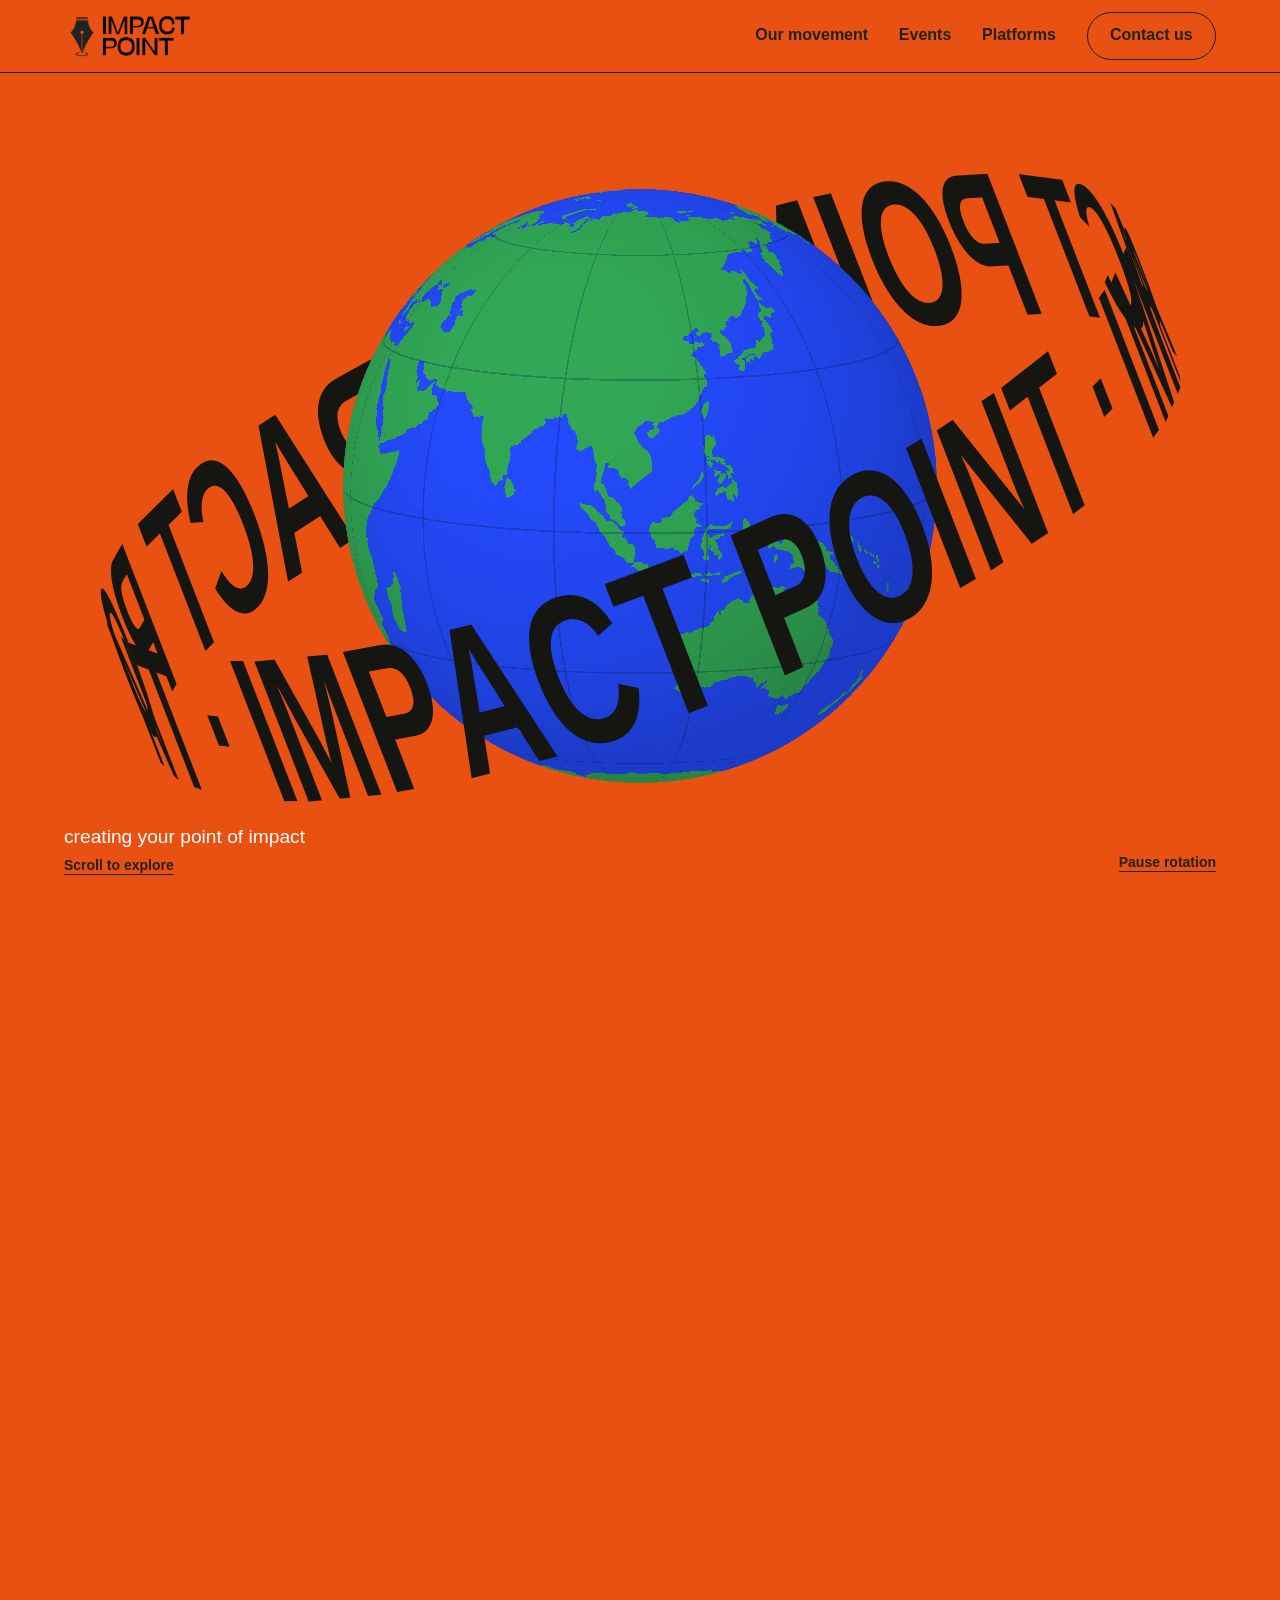
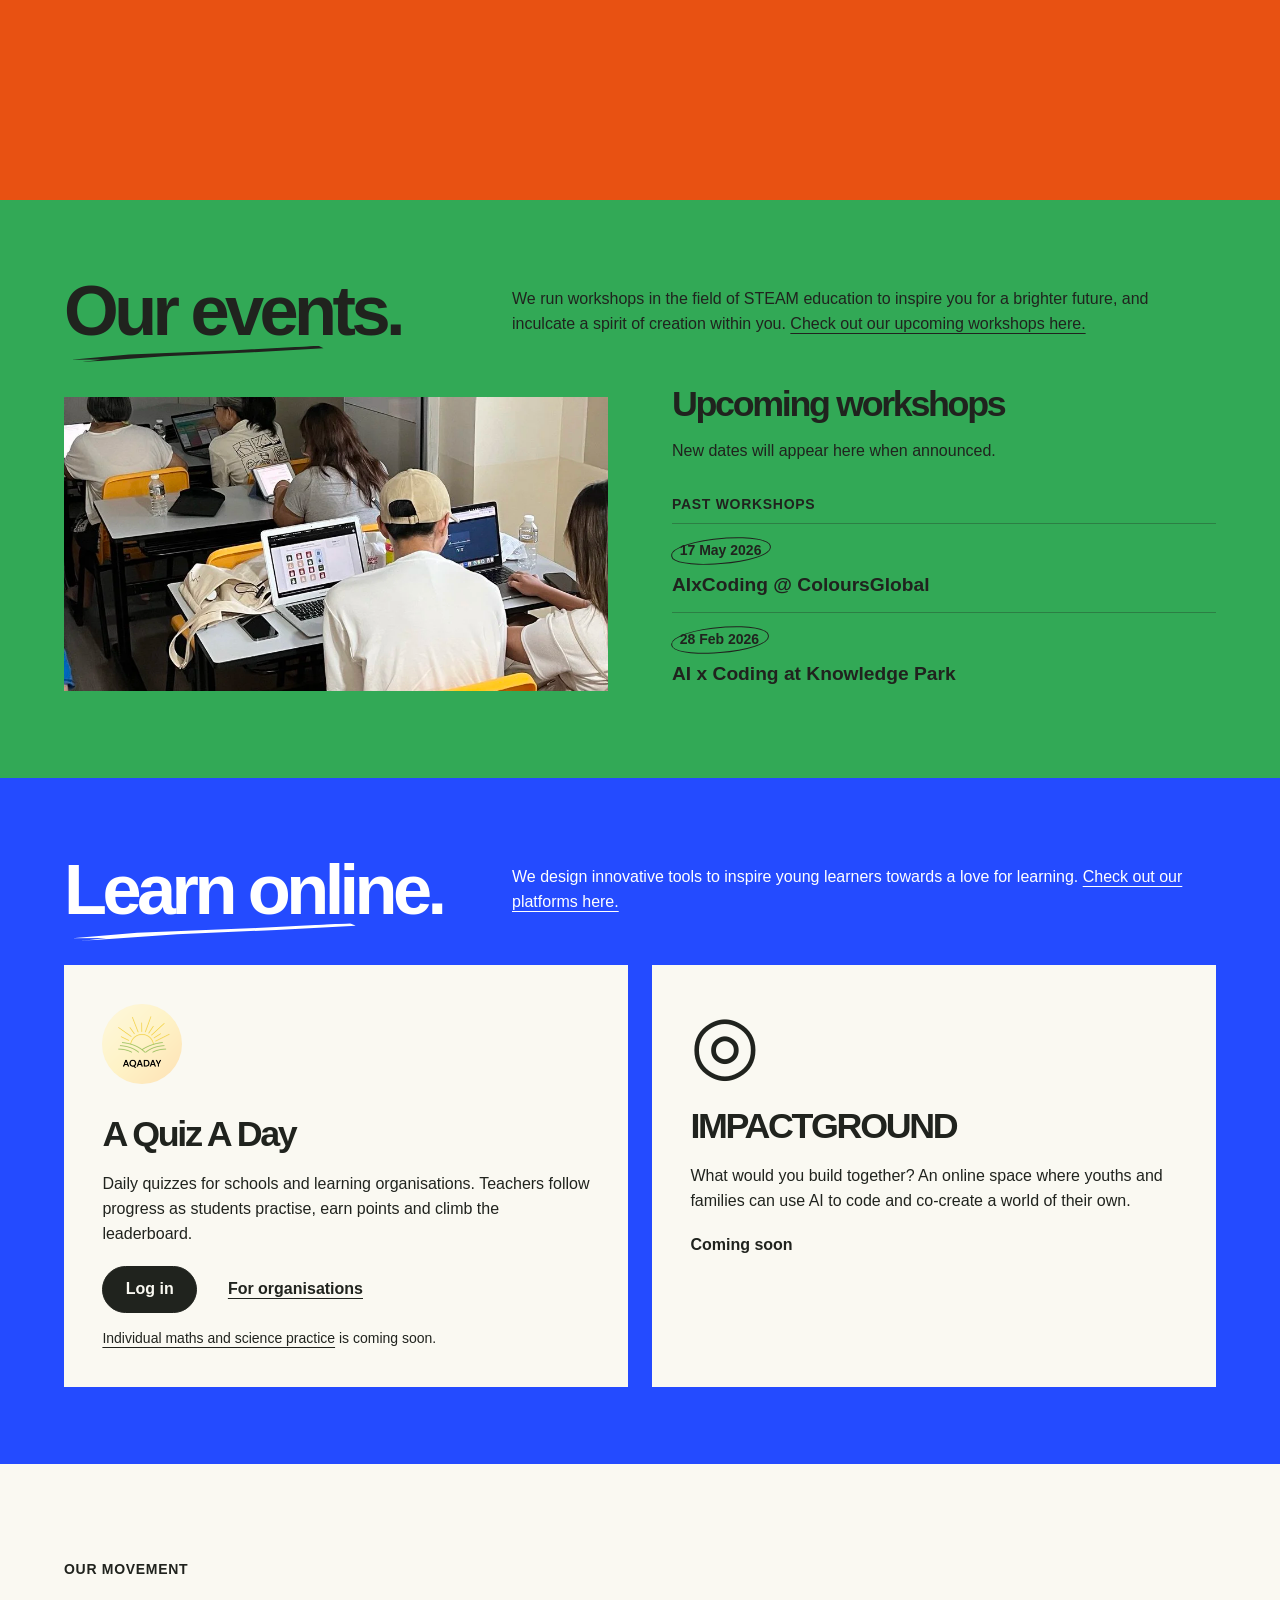
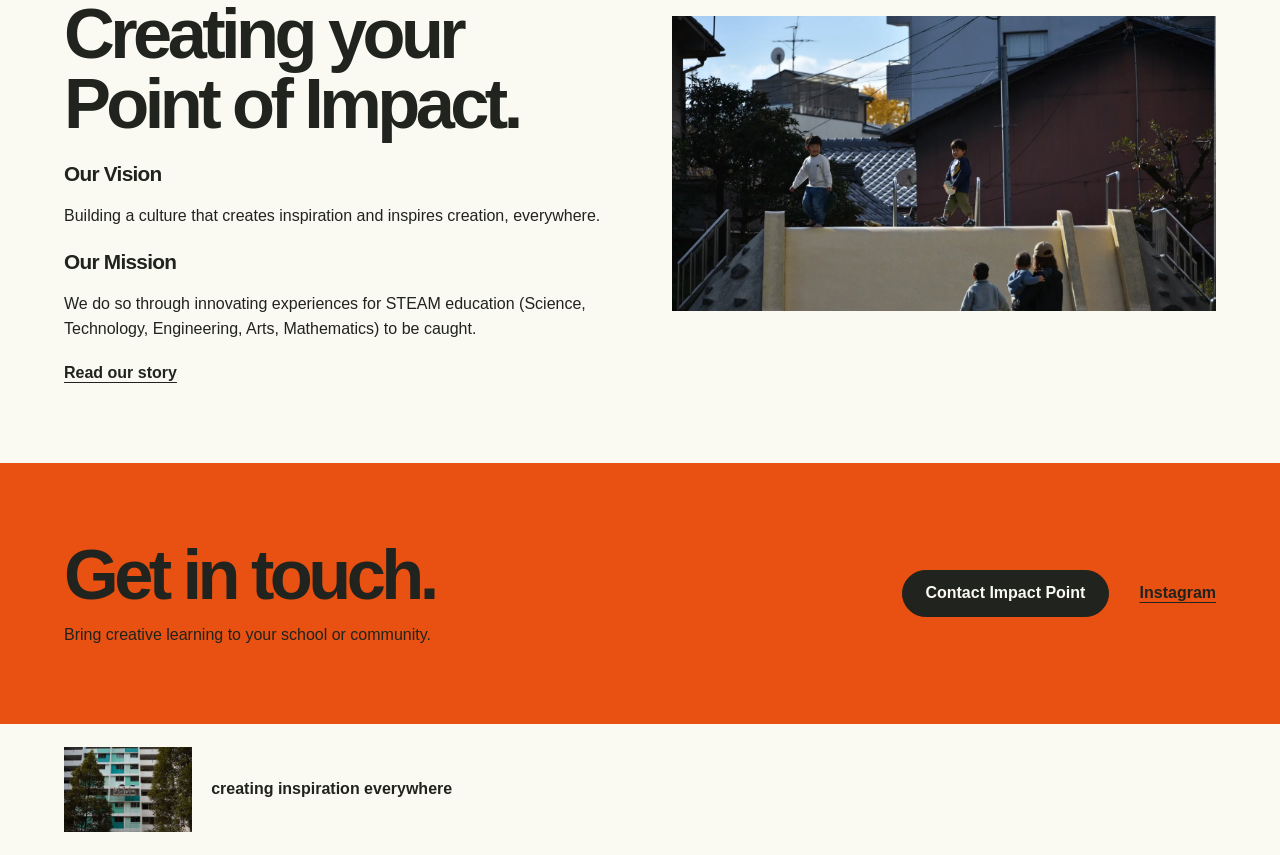
<file: index.html>
<!doctype html>
<html lang="en-SG">
<head>
<meta charset="utf-8"><meta name="viewport" content="width=device-width, initial-scale=1">
<title>Impact Point · Learning beyond the classroom</title>
<meta name="description" content="An alternative-education movement in Singapore. Explore creative STEAM workshops and everyday learning with Impact Point.">
<link rel="stylesheet" href="style.css?v=13">
</head>
<body>
<a class="skip" href="#main">Skip to content</a>
<header><a href="#main" aria-label="Impact Point homepage"><img class="logo" src="assets/logo.webp" alt="Impact Point"></a>
<nav aria-label="Main navigation"><a href="movement.html">Our movement</a><a href="events.html">Events</a><a href="platforms.html">Platforms</a><a href="contact.html" class="contact">Contact us</a></nav></header>
<main id="main">
<div class="opening">
  <section class="hero" aria-labelledby="hero-title">
    <h1 id="hero-title">IMPACT POINT</h1>
    <div class="planet-stage" aria-hidden="true">
      <canvas class="orbit-back"></canvas>
      <div class="earth"><img src="assets/earth.webp" alt=""><canvas class="earth-live"></canvas></div>
      <canvas class="orbit-front"></canvas>
    </div>
    <div class="hero-caption"><p>creating your point of impact</p><a href="#events">Scroll to explore</a></div>
    <button class="motion" type="button" hidden>Pause rotation</button>
  </section>
</div>
<section class="section" id="events"><div class="section-title"><h2>Our events<span>.</span></h2><p>We run workshops in the field of STEAM education to inspire you for a brighter future, and inculcate a spirit of creation within you. <a href="events.html">Check out our upcoming workshops here.</a></p></div>
<div class="events-grid"><div class="photo-window"><img class="workshop" src="assets/workshop.webp" alt="Participants working on laptops at an Impact Point workshop"></div><div><h3>Upcoming workshops</h3><p>New dates will appear here when announced.</p><h4>Past workshops</h4>
<a class="event" href="coloursglobal.html"><time datetime="2026-05-17">17 May 2026</time><strong>AIxCoding @ ColoursGlobal</strong></a>
<a class="event" href="knowledge-park.html"><time datetime="2026-02-28">28 Feb 2026</time><strong>AI x Coding at Knowledge Park</strong></a></div></div></section>
<section class="section platforms" id="platforms"><div class="section-title"><h2>Learn online<span>.</span></h2><p>We design innovative tools to inspire young learners towards a love for learning. <a href="platforms.html">Check out our platforms here.</a></p></div>
<div class="platforms-grid"><article><img src="assets/aqaday.webp" alt="" width="80" height="80"><h3>A Quiz A Day</h3><p>Daily quizzes for schools and learning organisations. Teachers follow progress as students practise, earn points and climb the leaderboard.</p><div class="actions"><a class="button" href="https://aqaday.sg/">Log in</a><a class="textlink" href="aqaday.html">For organisations</a></div><p class="small"><a href="solo.html">Individual maths and science practice</a> is coming soon.</p></article>
<article class="ground"><div class="world" aria-hidden="true">◎</div><h3>IMPACTGROUND</h3><p>What would you build together? An online space where youths and families can use AI to code and co-create a world of their own.</p><strong>Coming soon</strong></article></div></section>
<section class="section movement" id="movement"><div><p class="kicker">Our movement</p><h2>Creating your<br><em>Point of Impact.</em></h2><h3>Our Vision</h3><p>Building a culture that creates inspiration and inspires creation, everywhere.</p><h3>Our Mission</h3><p>We do so through innovating experiences for STEAM education (Science, Technology, Engineering, Arts, Mathematics) to be caught.</p><a class="textlink" href="movement.html">Read our story</a></div><img src="assets/neighbourhood.webp" loading="lazy" alt="Young people on a neighbourhood staircase"></section>
</main><footer id="contact"><div><h2>Get in touch.</h2><p>Bring creative learning to your school or community.</p></div><div class="actions"><a class="button" href="contact.html">Contact Impact Point</a><a class="textlink" href="https://www.instagram.com/impactpoint.sg/">Instagram</a></div></footer><div class="home-signoff"><img src="assets/block.webp" alt="A turquoise housing block framed by trees"><p>creating inspiration everywhere</p></div>
<script src="assets/world-map.js" defer></script>
<script src="hero.js?v=11" defer></script>
</body>
</html>
</file>
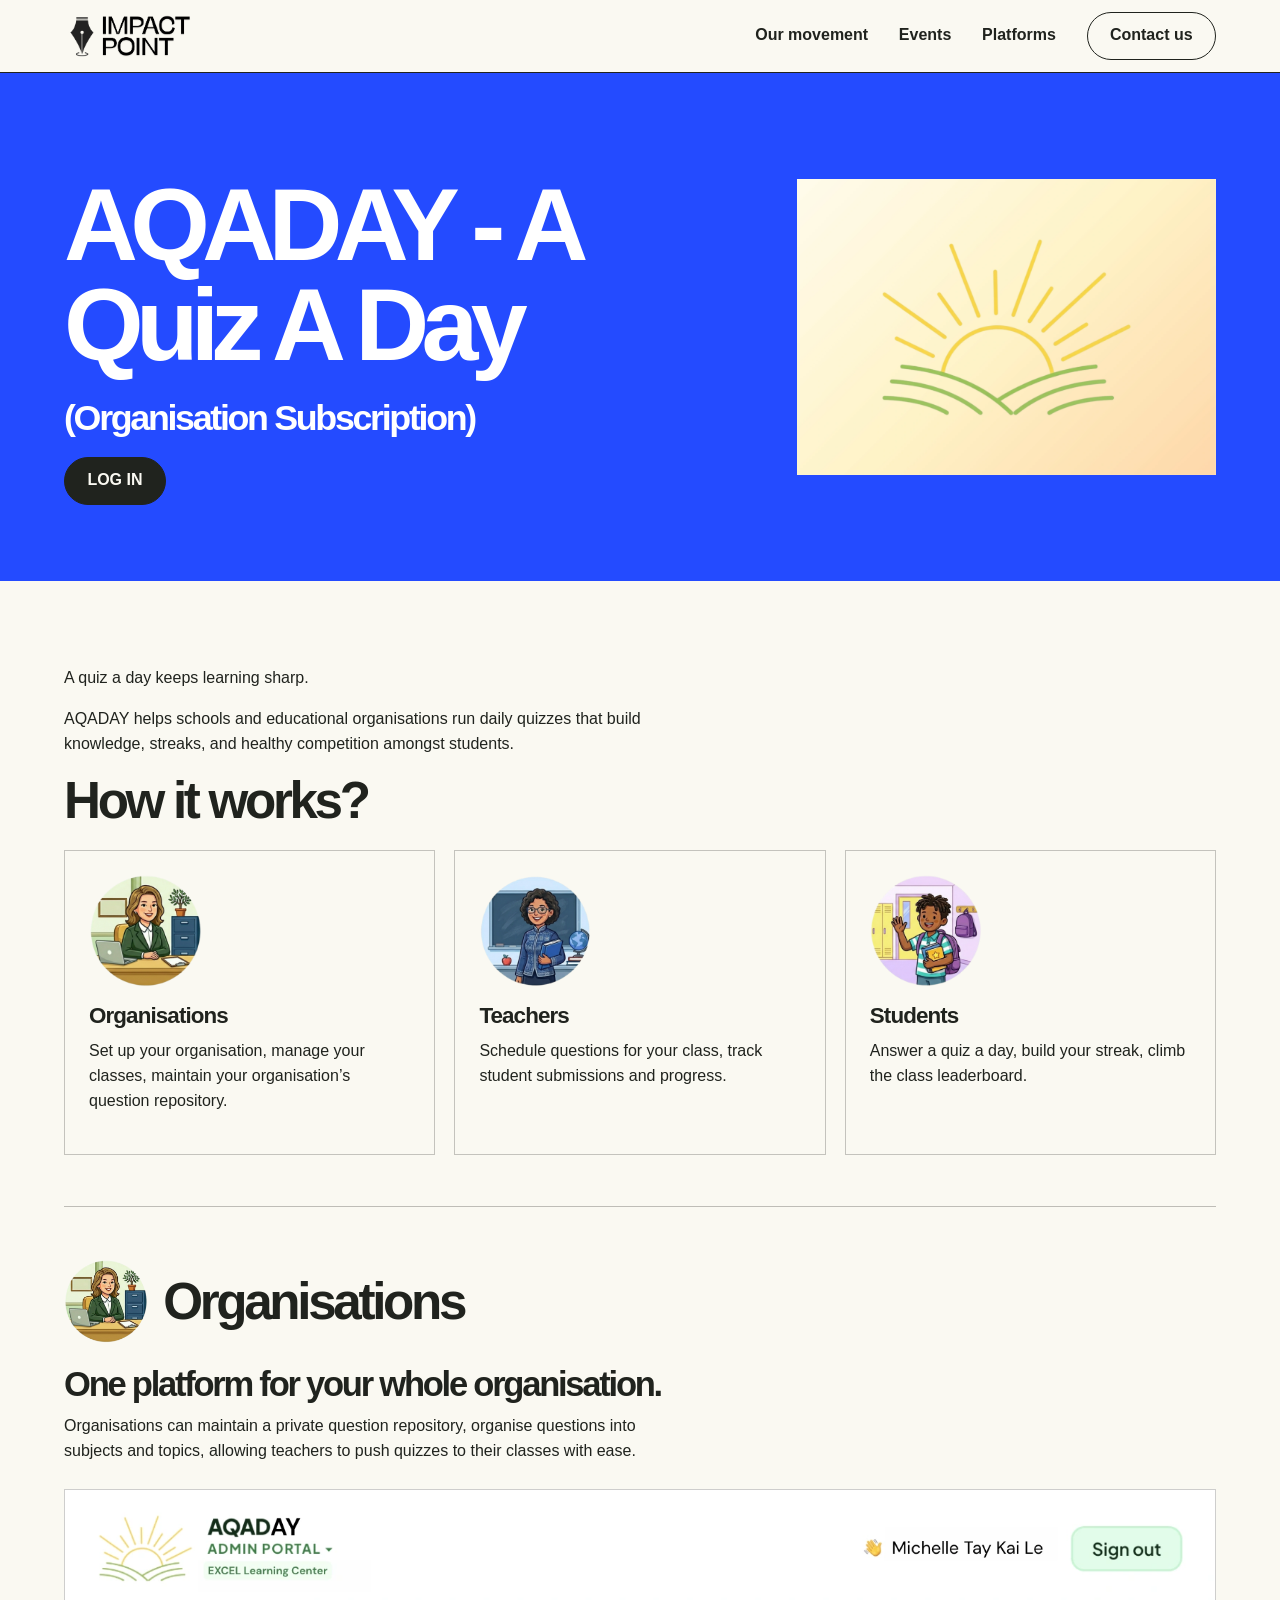
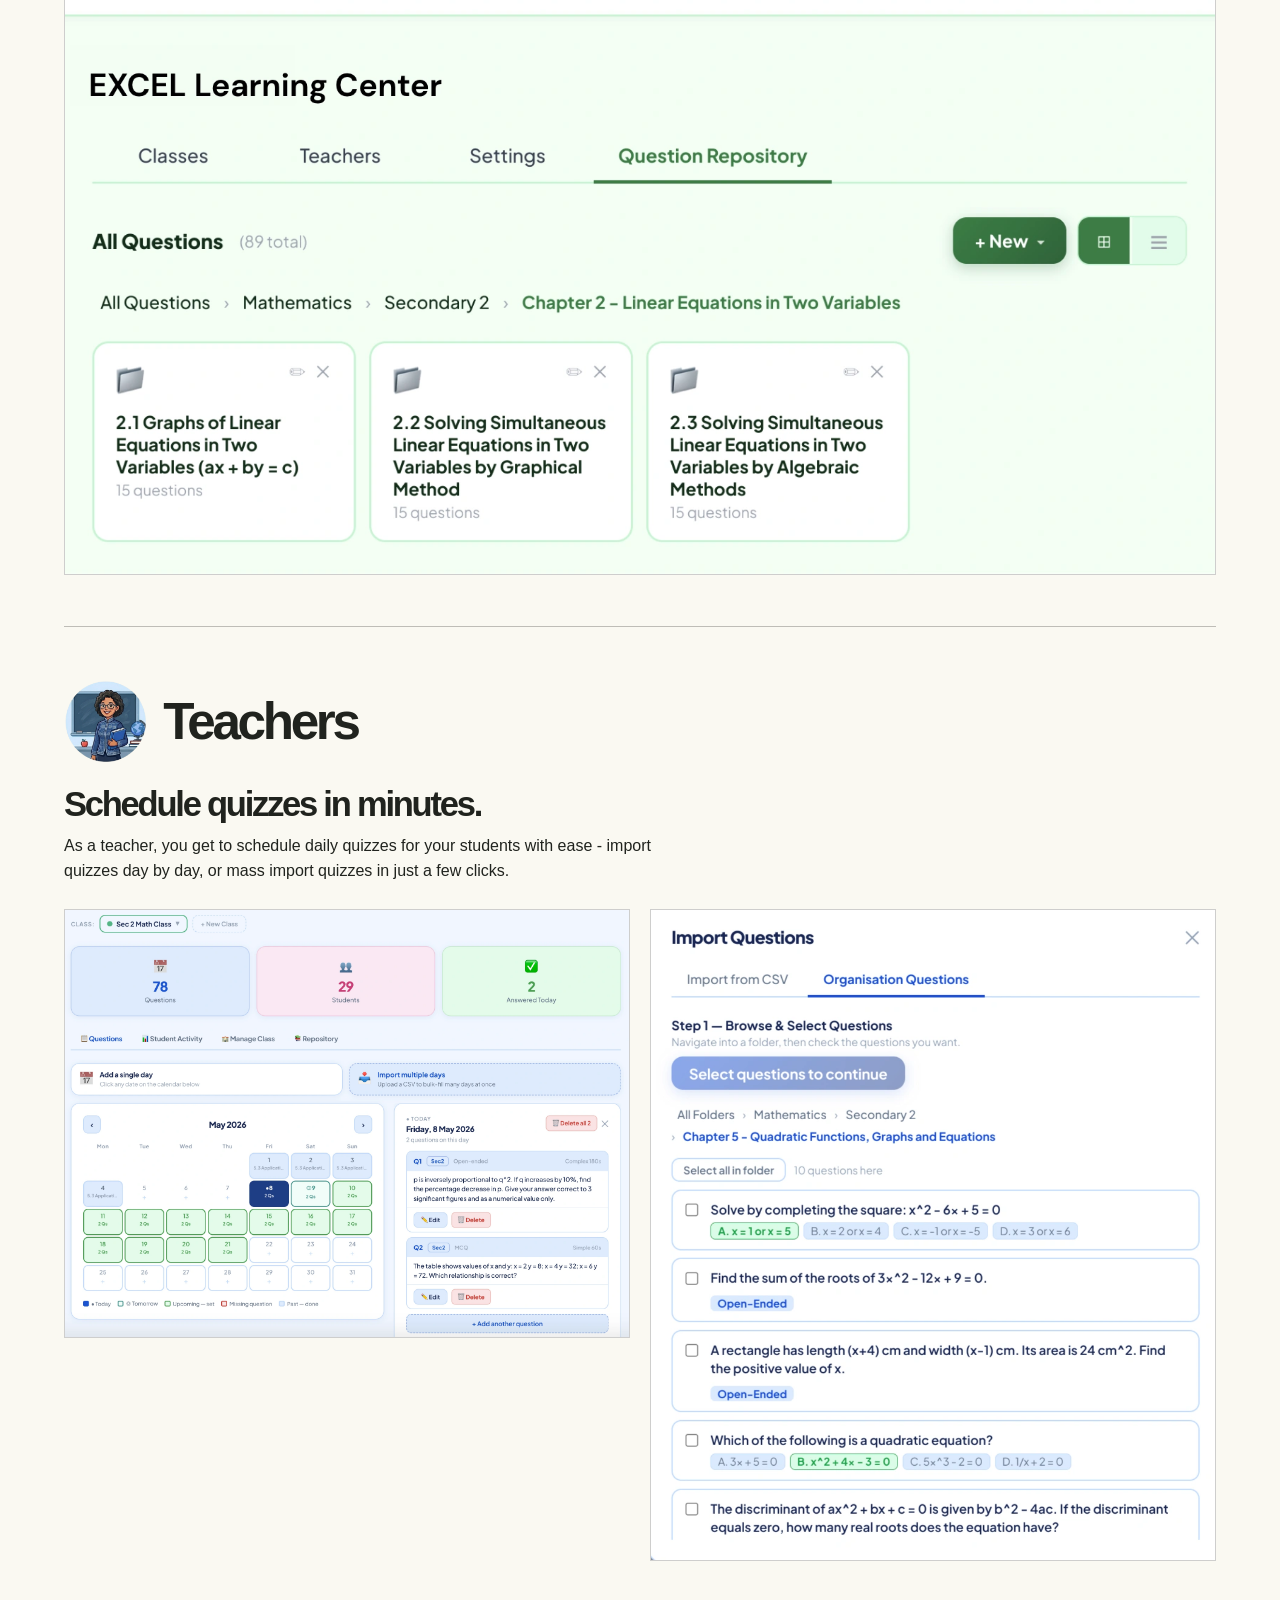
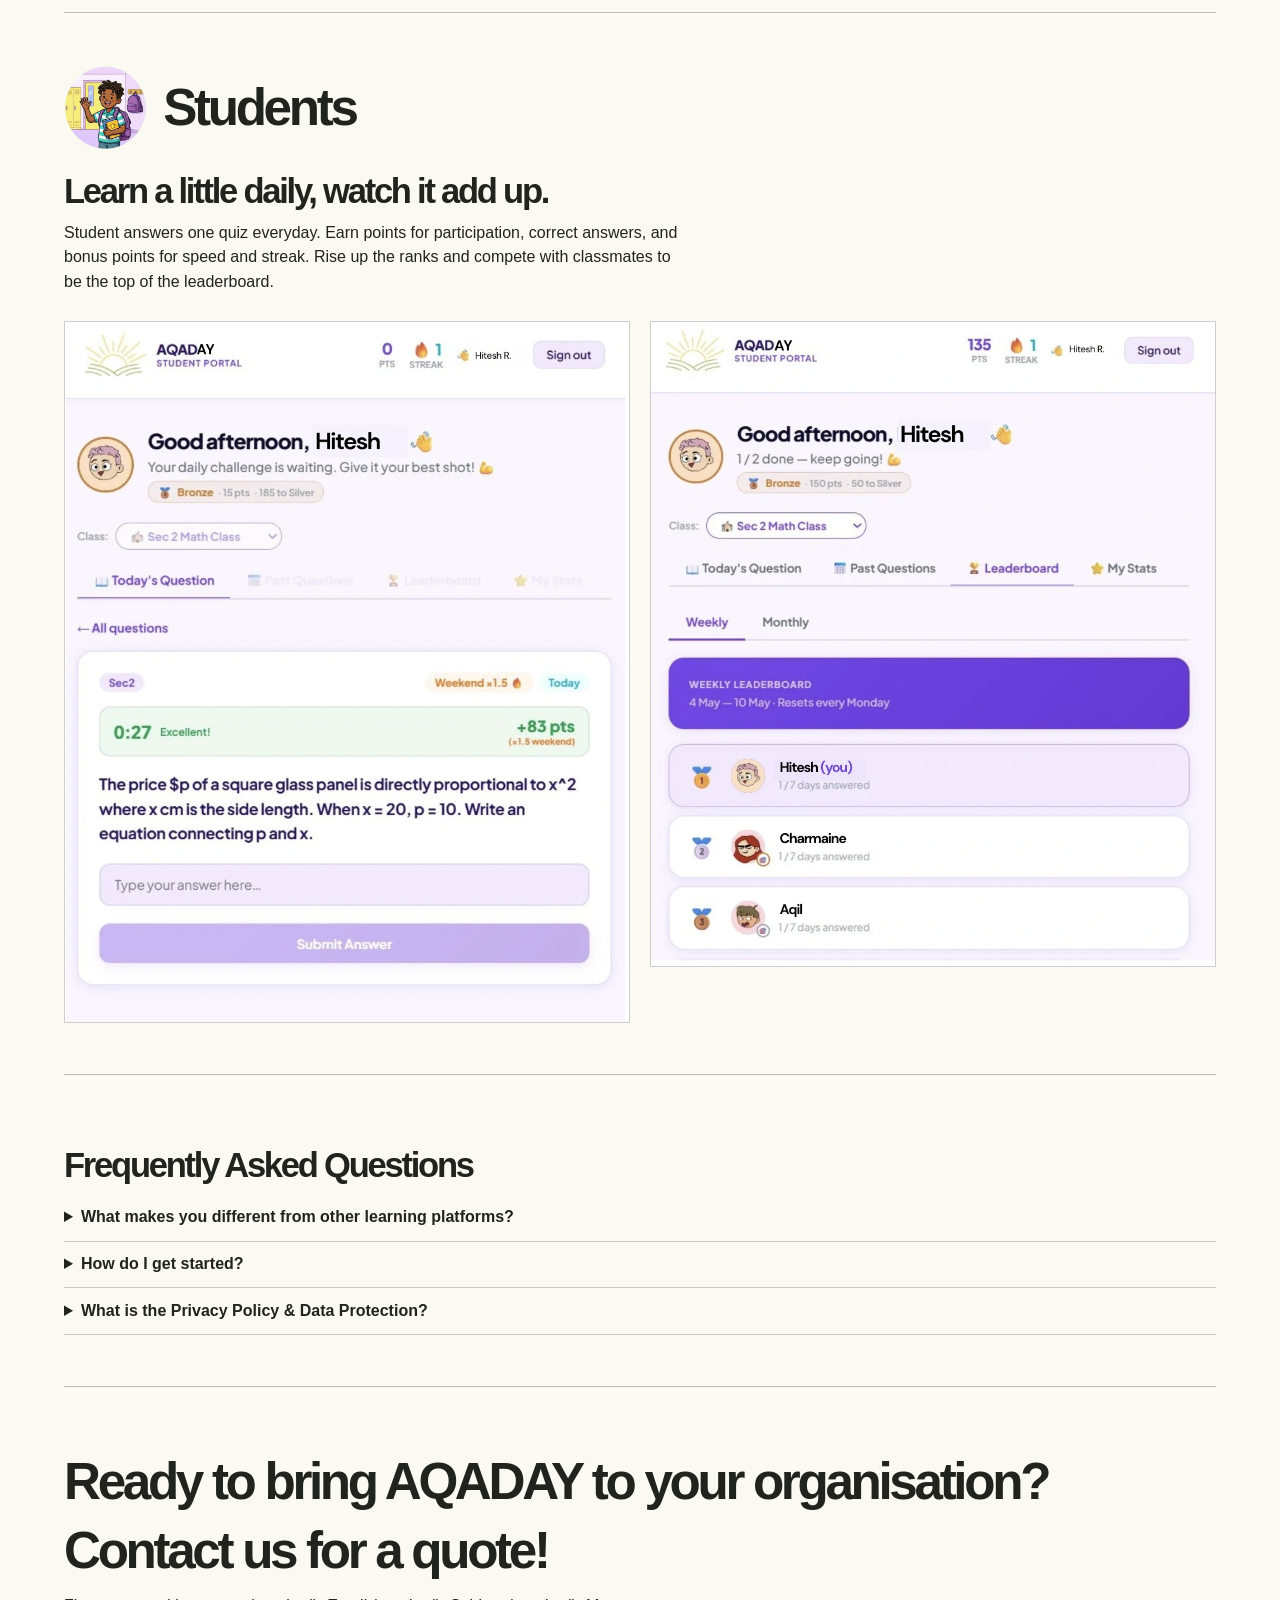
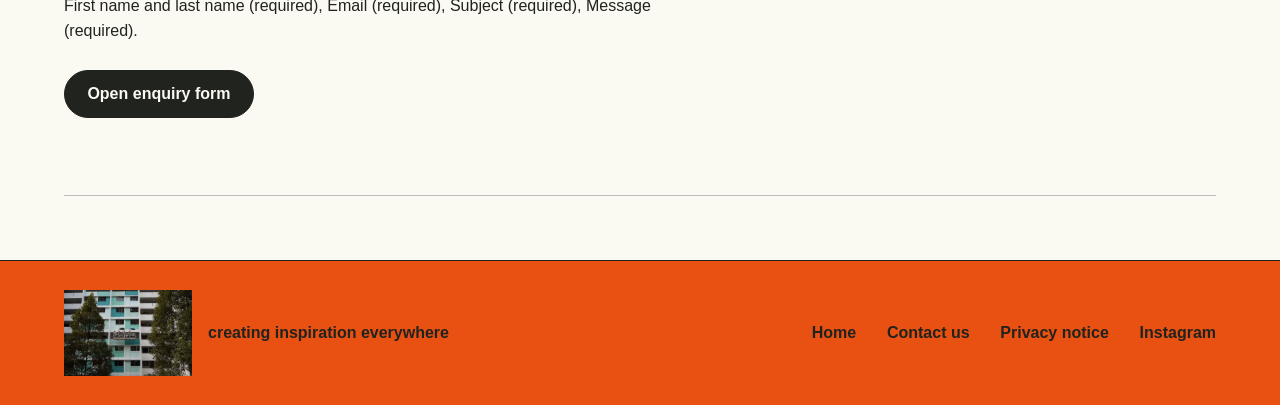
<file: aqaday.html>
<!doctype html>
<html lang="en-SG"><head><meta charset="utf-8"><meta name="viewport" content="width=device-width, initial-scale=1"><title>AQADAY (Organisation) · Impact Point</title><link rel="stylesheet" href="style.css?v=13"></head>
<body class="inside blue-page"><a class="skip" href="#main">Skip to content</a><header><a href="index.html" aria-label="Impact Point homepage"><img class="logo" src="assets/logo.webp" alt="Impact Point"></a>
<nav aria-label="Main navigation"><a href="movement.html">Our movement</a><a href="events.html">Events</a><a href="platforms.html">Platforms</a><a href="contact.html" class="contact">Contact us</a></nav></header>
<main id="main"><div class="inner-intro"><div><h1>AQADAY - A Quiz A Day</h1><h2>(Organisation Subscription)</h2><a class="button" href="https://aqaday.sg">LOG IN</a></div><a class="original-image" href="assets/original/impact-point-logo-a2-landscape-1-3844ad.webp" aria-label="Open full-size image: AQADAY (Organisation)"><img src="assets/original/impact-point-logo-a2-landscape-1-3844ad.webp" alt="AQADAY (Organisation)" loading="lazy"></a></div><div class="inner-content"><section class="source-panel "><p>A quiz a day keeps learning sharp.</p><p>AQADAY helps schools and educational organisations run daily quizzes that build knowledge, streaks,  and healthy competition amongst students.</p><h2>How it works?</h2><div class="role-grid"><article><a class="original-image" href="assets/original/2-98bebb.webp" aria-label="Open full-size image: AQADAY (Organisation)"><img src="assets/original/2-98bebb.webp" alt="AQADAY (Organisation)" loading="lazy"></a><h4>Organisations</h4><p>Set up your organisation, manage your classes, maintain your organisation’s question repository.</p></article><article><a class="original-image" href="assets/original/3-dea8a5.webp" aria-label="Open full-size image: AQADAY (Organisation)"><img src="assets/original/3-dea8a5.webp" alt="AQADAY (Organisation)" loading="lazy"></a><h4>Teachers</h4><p>Schedule questions for your class, track student submissions and progress.</p></article><article><a class="original-image" href="assets/original/4-46be5d.webp" aria-label="Open full-size image: AQADAY (Organisation)"><img src="assets/original/4-46be5d.webp" alt="AQADAY (Organisation)" loading="lazy"></a><h4>Students</h4><p>Answer a quiz a day, build your streak, climb the class leaderboard.</p></article></div></section><section class="source-panel "><div class="role-heading"><a class="original-image" href="assets/original/2-98bebb.webp" aria-label="Open full-size image: Organisations"><img src="assets/original/2-98bebb.webp" alt="Organisations" loading="lazy"></a><h2>Organisations  </h2></div><h3>One platform for your whole organisation.</h3><p>Organisations can maintain a private question repository, organise questions into subjects and topics, allowing teachers to push quizzes to their classes with ease.</p><div class="source-gallery"><a class="original-image" href="assets/original/screen-shot-2026-05-11-at-6-26-11-pm-150470.webp" aria-label="Open full-size image: Organisations AQADAY interface"><img src="assets/original/screen-shot-2026-05-11-at-6-26-11-pm-150470.webp" alt="Organisations AQADAY interface" loading="lazy"></a></div></section><section class="source-panel "><div class="role-heading"><a class="original-image" href="assets/original/3-dea8a5.webp" aria-label="Open full-size image: Teachers"><img src="assets/original/3-dea8a5.webp" alt="Teachers" loading="lazy"></a><h2> Teachers  </h2></div><h3>Schedule quizzes in minutes.</h3><p>As a teacher, you get to schedule daily quizzes for your students with ease - import quizzes day by day, or mass import quizzes in just a few clicks.</p><div class="source-gallery"><a class="original-image" href="assets/original/screen-shot-2026-05-09-at-12-34-04-pm-22bfd6.webp" aria-label="Open full-size image: Teachers AQADAY interface"><img src="assets/original/screen-shot-2026-05-09-at-12-34-04-pm-22bfd6.webp" alt="Teachers AQADAY interface" loading="lazy"></a><a class="original-image" href="assets/original/screen-shot-2026-05-09-at-12-30-18-pm-1558d7.webp" aria-label="Open full-size image: Teachers AQADAY interface"><img src="assets/original/screen-shot-2026-05-09-at-12-30-18-pm-1558d7.webp" alt="Teachers AQADAY interface" loading="lazy"></a></div></section><section class="source-panel "><div class="role-heading"><a class="original-image" href="assets/original/4-46be5d.webp" aria-label="Open full-size image: Students"><img src="assets/original/4-46be5d.webp" alt="Students" loading="lazy"></a><h2> Students  </h2></div><h3>Learn a little daily, watch it add up.</h3><p>Student answers one quiz everyday. Earn points for participation, correct answers, and bonus points for speed and streak. Rise up the ranks and compete with classmates to be the top of the leaderboard.</p><div class="source-gallery"><a class="original-image" href="assets/original/screen-shot-2026-05-11-at-6-27-01-pm-d70763.webp" aria-label="Open full-size image: Students AQADAY interface"><img src="assets/original/screen-shot-2026-05-11-at-6-27-01-pm-d70763.webp" alt="Students AQADAY interface" loading="lazy"></a><a class="original-image" href="assets/original/screen-shot-2026-05-11-at-6-27-39-pm-7e032d.webp" aria-label="Open full-size image: Students AQADAY interface"><img src="assets/original/screen-shot-2026-05-11-at-6-27-39-pm-7e032d.webp" alt="Students AQADAY interface" loading="lazy"></a></div></section><section class="source-panel "><h3>Frequently Asked Questions</h3><details><summary>What makes you different from other learning platforms?</summary>
          <p>Rather than using preset question banks that may not align to what will be useful for the students, we offer organisations the flexibility in creating and managing their own question banks that aligns to their learning objectives for their students.</p>
        </details><details><summary>How do I get started?</summary>
          <p>Getting started is simple. Reach out through our contact form or schedule a call—we’ll walk you through the next steps and answer any questions along the way.</p>
        </details><details><summary>What is the Privacy Policy &amp; Data Protection?</summary>
          <p>Click here to view the<a href="privacy.html">Privacy Policy &amp; Data Protection Notice</a></p>
        </details></section><section class="source-panel "><h2>Ready to bring AQADAY to your organisation?</h2><h2>Contact us for a quote!</h2><div class="form-route"><p>First name and last name (required), Email (required), Subject (required), Message (required).</p><a class="button" href="https://www.impactpoint.sg/aqaday#block-yui_3_17_2_1_1778308123807_9138">Open enquiry form</a></div></section></div></main><footer class="inside-footer"><div><a class="original-image" href="assets/original/50-new-levels-1-1f0afa.webp" aria-label="Open full-size image: Impact Point neighbourhood photograph"><img src="assets/original/50-new-levels-1-1f0afa.webp" alt="Impact Point neighbourhood photograph" loading="lazy"></a><strong>creating inspiration everywhere</strong></div><nav aria-label="Footer navigation"><a href="index.html">Home</a><a href="contact.html">Contact us</a><a href="privacy.html">Privacy notice</a><a href="https://www.instagram.com/impactpoint.sg/">Instagram</a></nav></footer></body></html>
</file>
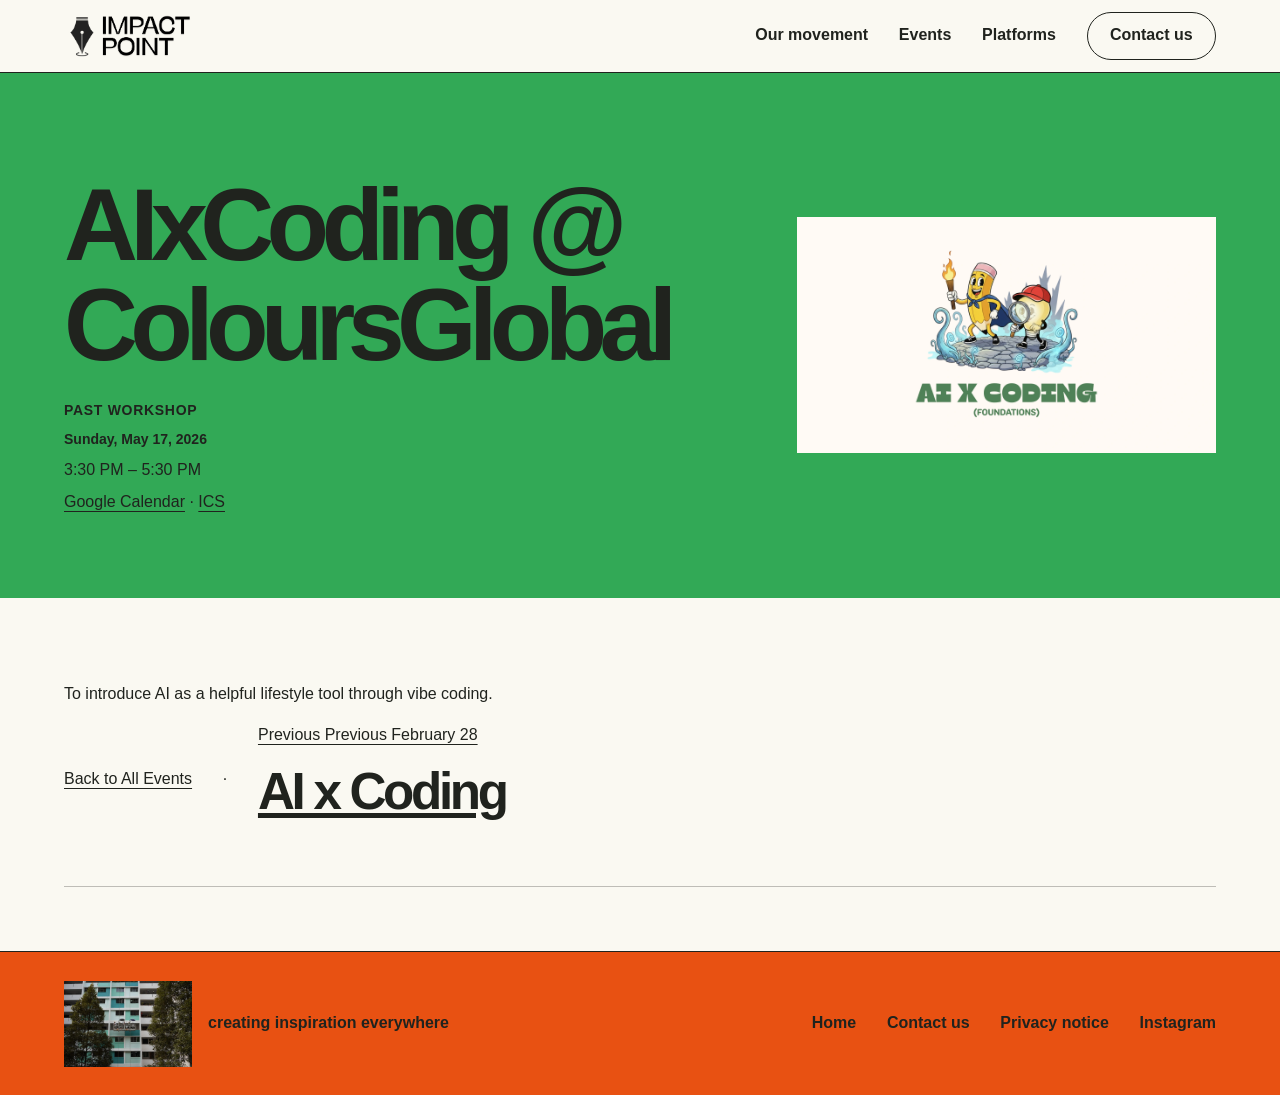
<file: coloursglobal.html>
<!doctype html>
<html lang="en-SG"><head><meta charset="utf-8"><meta name="viewport" content="width=device-width, initial-scale=1"><title>AIxCoding @ ColoursGlobal · Impact Point</title><link rel="stylesheet" href="style.css?v=13"></head>
<body class="inside green-page"><a class="skip" href="#main">Skip to content</a><header><a href="index.html" aria-label="Impact Point homepage"><img class="logo" src="assets/logo.webp" alt="Impact Point"></a>
<nav aria-label="Main navigation"><a href="movement.html">Our movement</a><a href="events.html">Events</a><a href="platforms.html">Platforms</a><a href="contact.html" class="contact">Contact us</a></nav></header>
<main id="main"><div class="inner-intro"><div><h1>AIxCoding @ ColoursGlobal</h1><p class="kicker">Past workshop</p><div class="event-meta"><p>
              <time>Sunday, May 17, 2026</time>
            </p><p>3:30 PM – 5:30 PM</p><p><a href="http://www.google.com/calendar/event?action=TEMPLATE&amp;text=AIxCoding%20%40%20ColoursGlobal&amp;dates=20260517T073000Z/20260517T093000Z">Google Calendar</a> · <a href="https://www.impactpoint.sg/ourevents/aixcoding-coloursglobal?format=ical">ICS</a></p></div></div><a class="original-image" href="assets/original/ai-x-coding-foundations-students-version-8e7e91.webp" aria-label="Open full-size image: AIxCoding @ ColoursGlobal"><img src="assets/original/ai-x-coding-foundations-students-version-8e7e91.webp" alt="AIxCoding @ ColoursGlobal" loading="lazy"></a></div><div class="inner-content"><section class="source-panel ">

          
  
  <p>To introduce AI as a helpful lifestyle tool through vibe coding.</p>


  











          
          

            

            

          
          

        <div class="actions"><a href="events.html">Back to All Events</a> · <a href="knowledge-park.html">
      
        
          
        
      
      
        Previous
        Previous
        February 28
        <h2>AI x Coding</h2>
      
    </a></div></section></div></main><footer class="inside-footer"><div><a class="original-image" href="assets/original/50-new-levels-1-1f0afa.webp" aria-label="Open full-size image: Impact Point neighbourhood photograph"><img src="assets/original/50-new-levels-1-1f0afa.webp" alt="Impact Point neighbourhood photograph" loading="lazy"></a><strong>creating inspiration everywhere</strong></div><nav aria-label="Footer navigation"><a href="index.html">Home</a><a href="contact.html">Contact us</a><a href="privacy.html">Privacy notice</a><a href="https://www.instagram.com/impactpoint.sg/">Instagram</a></nav></footer></body></html>
</file>
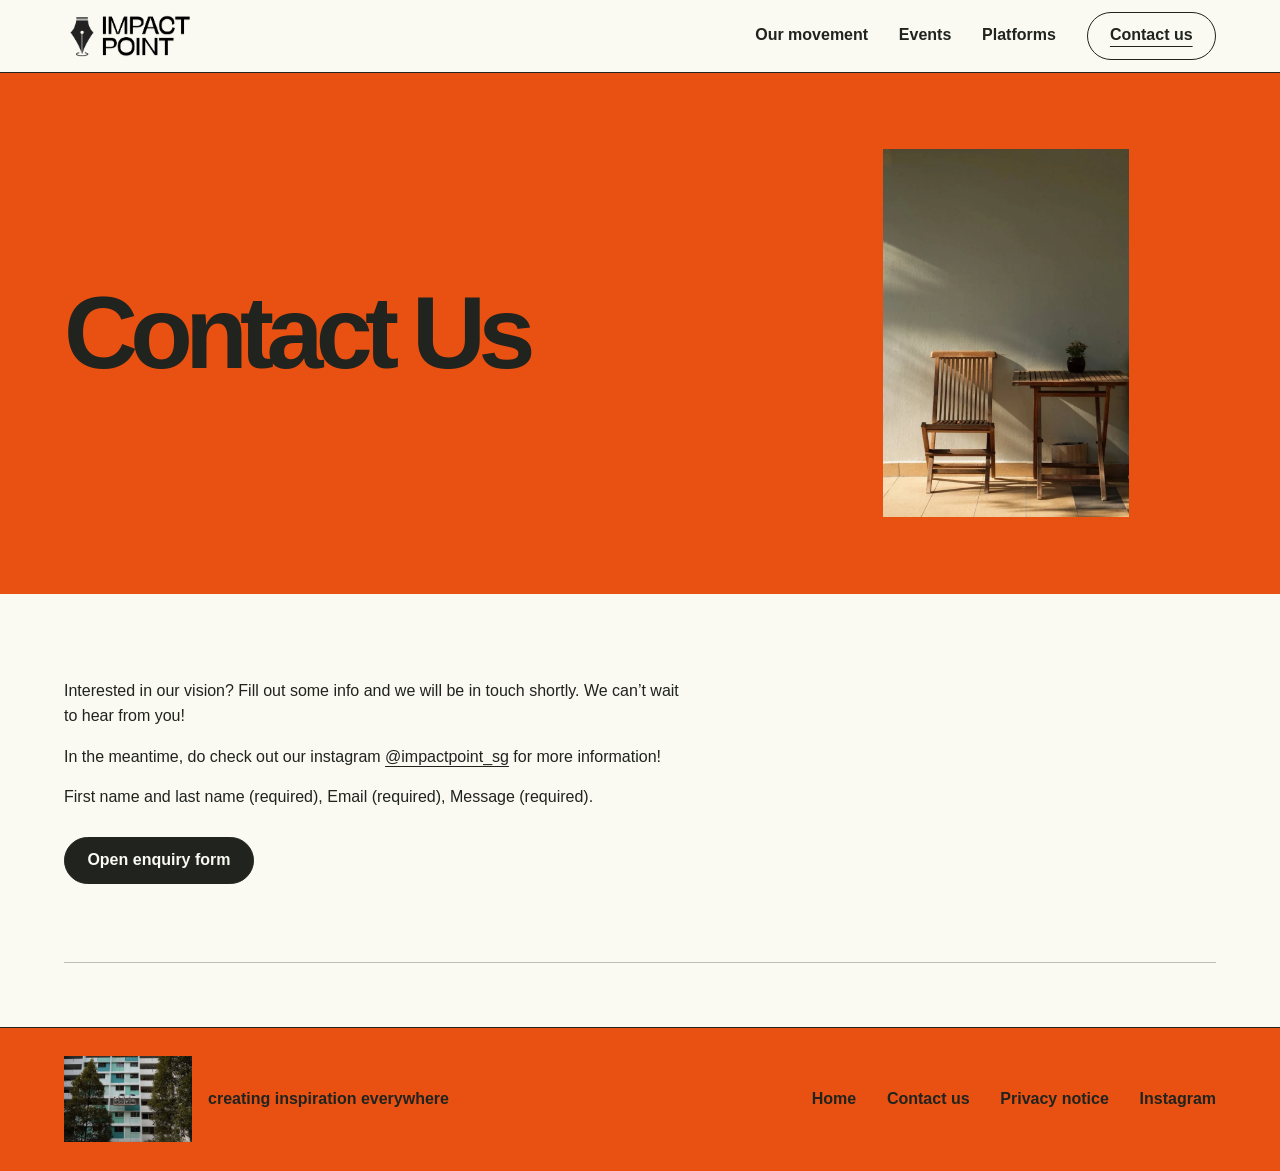
<file: contact.html>
<!doctype html>
<html lang="en-SG"><head><meta charset="utf-8"><meta name="viewport" content="width=device-width, initial-scale=1"><title>Contact us · Impact Point</title><link rel="stylesheet" href="style.css?v=13"></head>
<body class="inside orange-page"><a class="skip" href="#main">Skip to content</a><header><a href="index.html" aria-label="Impact Point homepage"><img class="logo" src="assets/logo.webp" alt="Impact Point"></a>
<nav aria-label="Main navigation"><a href="movement.html">Our movement</a><a href="events.html">Events</a><a href="platforms.html">Platforms</a><a aria-current="page" href="contact.html" class="contact">Contact us</a></nav></header>
<main id="main"><div class="inner-intro"><div><h1>Contact Us</h1></div><a class="original-image" href="assets/original/219-un-void-deck-bb9804.webp" aria-label="Open full-size image: Contact us"><img src="assets/original/219-un-void-deck-bb9804.webp" alt="Contact us" loading="lazy"></a></div><div class="inner-content"><section class="source-panel "><p>Interested in our vision? Fill out some info and we will be in touch shortly. We can’t wait to hear from you!</p><p>In the meantime, do check out our instagram <a href="https://www.instagram.com/impactpoint_sg?igsh=NHNlY3VmZWJham4y&amp;utm_source=qr">@impactpoint_sg</a> for more information!</p><div class="form-route"><p>First name and last name (required), Email (required), Message (required).</p><a class="button" href="https://www.impactpoint.sg/contact-us#block-f3ae7f67431b3fcc28f1">Open enquiry form</a></div></section></div></main><footer class="inside-footer"><div><a class="original-image" href="assets/original/50-new-levels-1-1f0afa.webp" aria-label="Open full-size image: Impact Point neighbourhood photograph"><img src="assets/original/50-new-levels-1-1f0afa.webp" alt="Impact Point neighbourhood photograph" loading="lazy"></a><strong>creating inspiration everywhere</strong></div><nav aria-label="Footer navigation"><a href="index.html">Home</a><a href="contact.html">Contact us</a><a href="privacy.html">Privacy notice</a><a href="https://www.instagram.com/impactpoint.sg/">Instagram</a></nav></footer></body></html>
</file>
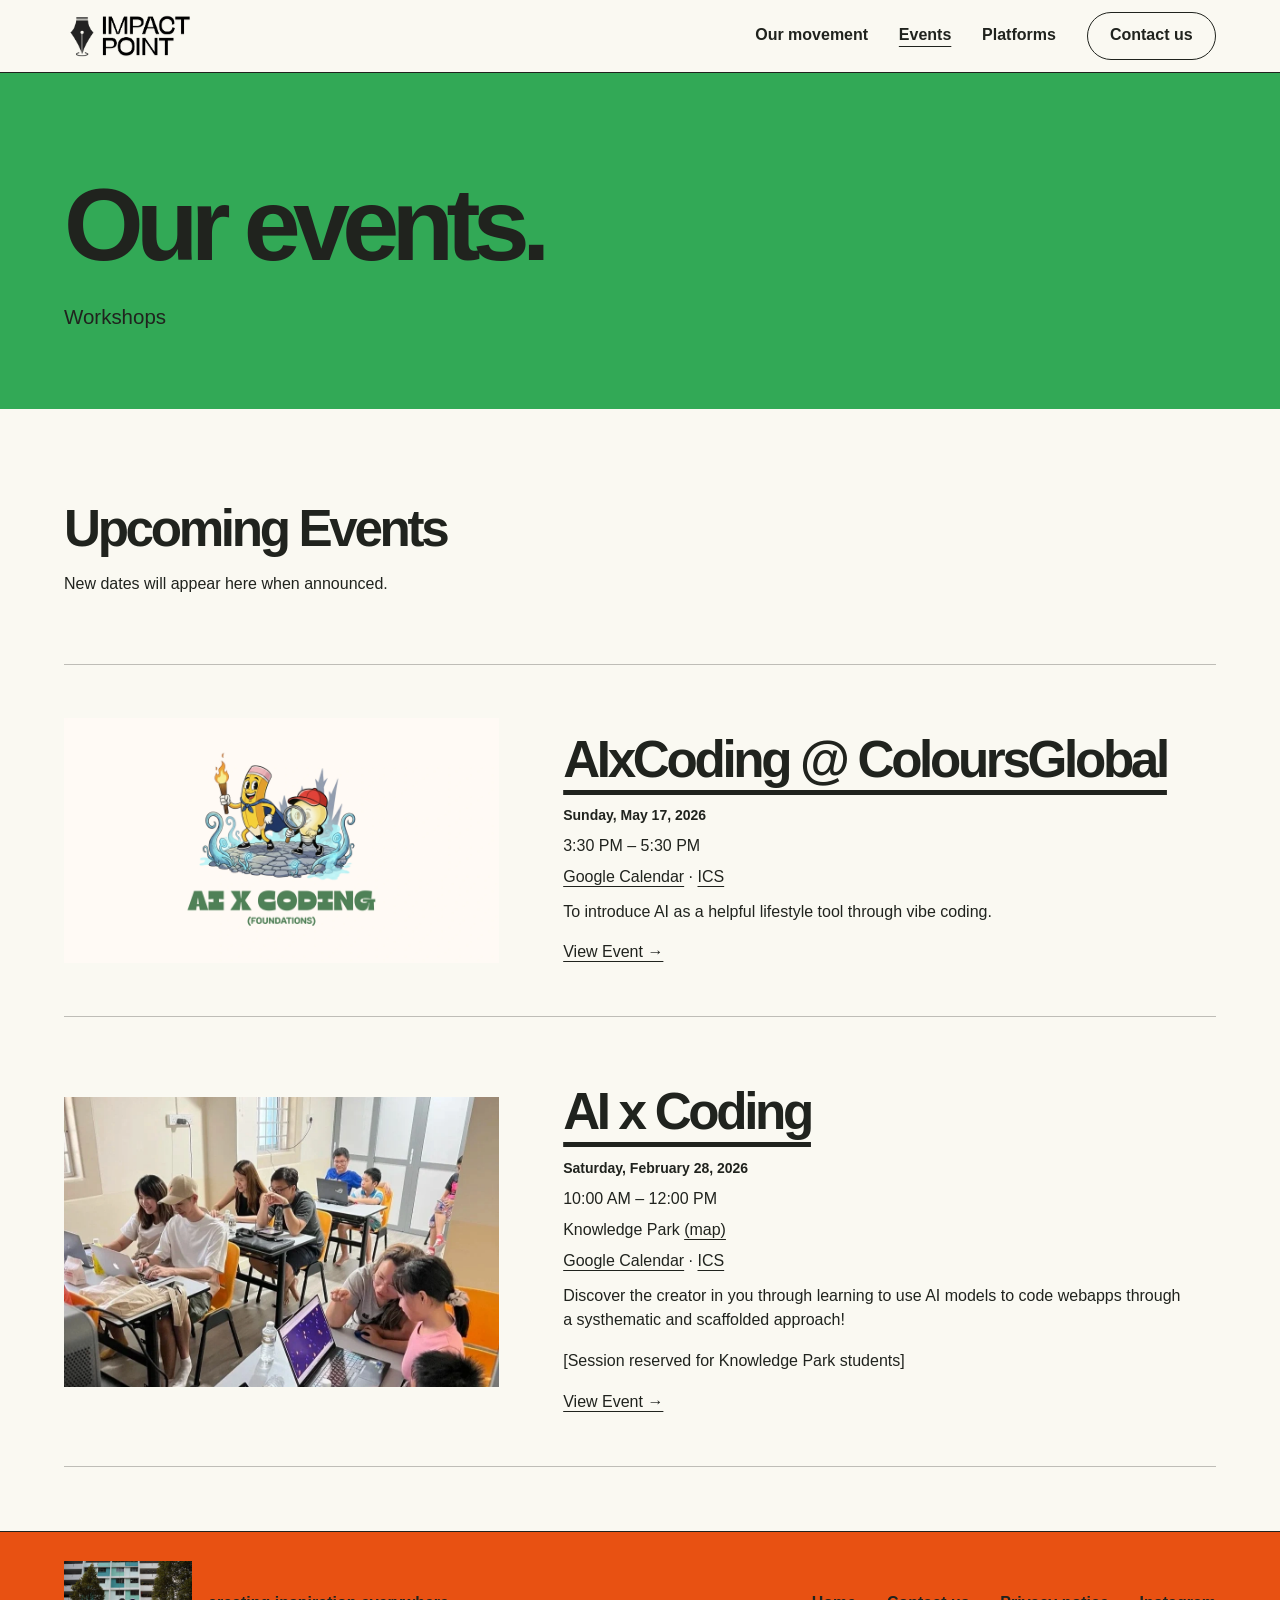
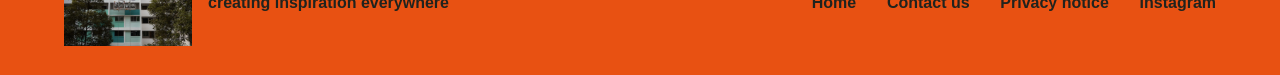
<file: events.html>
<!doctype html>
<html lang="en-SG"><head><meta charset="utf-8"><meta name="viewport" content="width=device-width, initial-scale=1"><title>Our Events · Impact Point</title><link rel="stylesheet" href="style.css?v=13"></head>
<body class="inside green-page"><a class="skip" href="#main">Skip to content</a><header><a href="index.html" aria-label="Impact Point homepage"><img class="logo" src="assets/logo.webp" alt="Impact Point"></a>
<nav aria-label="Main navigation"><a href="movement.html">Our movement</a><a aria-current="page" href="events.html">Events</a><a href="platforms.html">Platforms</a><a href="contact.html" class="contact">Contact us</a></nav></header>
<main id="main"><div class="inner-intro"><div><h1>Our events.</h1><p class="lead">Workshops</p></div></div><div class="inner-content"><section class="source-panel "><h2>Upcoming Events</h2><p>New dates will appear here when announced.</p></section><section class="source-panel paired"><div><a class="original-image" href="assets/original/ai-x-coding-foundations-students-version-8e7e91.webp" aria-label="Open full-size image: AIxCoding @ ColoursGlobal"><img src="assets/original/ai-x-coding-foundations-students-version-8e7e91.webp" alt="AIxCoding @ ColoursGlobal" loading="lazy"></a></div><div><h2><a href="coloursglobal.html">AIxCoding @ ColoursGlobal</a></h2><div class="event-meta"><p>
              <time>Sunday, May 17, 2026</time>
            </p><p>3:30 PM – 5:30 PM</p><p><a href="http://www.google.com/calendar/event?action=TEMPLATE&amp;text=AIxCoding%20%40%20ColoursGlobal&amp;dates=20260517T073000Z/20260517T093000Z">Google Calendar</a> · <a href="https://www.impactpoint.sg/ourevents/aixcoding-coloursglobal?format=ical">ICS</a></p></div>
  
  <p>To introduce AI as a helpful lifestyle tool through vibe coding.</p>


  









<a href="coloursglobal.html">
            View Event →
          </a></div></section><section class="source-panel paired"><div><a class="original-image" href="assets/original/photo-6055578956364188828-y-027ed4.webp" aria-label="Open full-size image: AI x Coding"><img src="assets/original/photo-6055578956364188828-y-027ed4.webp" alt="AI x Coding" loading="lazy"></a></div><div><h2><a href="knowledge-park.html">AI x Coding</a></h2><div class="event-meta"><p>
              <time>Saturday, February 28, 2026</time>
            </p><p>10:00 AM – 12:00 PM</p><p>
                
                  Knowledge Park
                
                <a href="http://maps.google.com?q=443 Pasir Ris Drive 6, %2302-04 Singapore, 510443 Singapore">(map)</a>
              </p><p><a href="http://www.google.com/calendar/event?action=TEMPLATE&amp;text=AI%20x%20Coding&amp;dates=20260228T020000Z/20260228T040000Z&amp;location=443%20Pasir%20Ris%20Drive%206%2C%20%2302-04%2C%20Singapore%2C%20510443%2C%20Singapore">Google Calendar</a> · <a href="https://www.impactpoint.sg/ourevents/event-one-rg2bh-mx2wm-3ea3j-9xjgj?format=ical">ICS</a></p></div><p>Discover the creator in you through learning to use AI models to code webapps through a systhematic and scaffolded approach!</p><p><em>[Session reserved for Knowledge Park students]</em></p><a href="knowledge-park.html">
            View Event →
          </a></div></section></div></main><footer class="inside-footer"><div><a class="original-image" href="assets/original/50-new-levels-1-1f0afa.webp" aria-label="Open full-size image: Impact Point neighbourhood photograph"><img src="assets/original/50-new-levels-1-1f0afa.webp" alt="Impact Point neighbourhood photograph" loading="lazy"></a><strong>creating inspiration everywhere</strong></div><nav aria-label="Footer navigation"><a href="index.html">Home</a><a href="contact.html">Contact us</a><a href="privacy.html">Privacy notice</a><a href="https://www.instagram.com/impactpoint.sg/">Instagram</a></nav></footer></body></html>
</file>
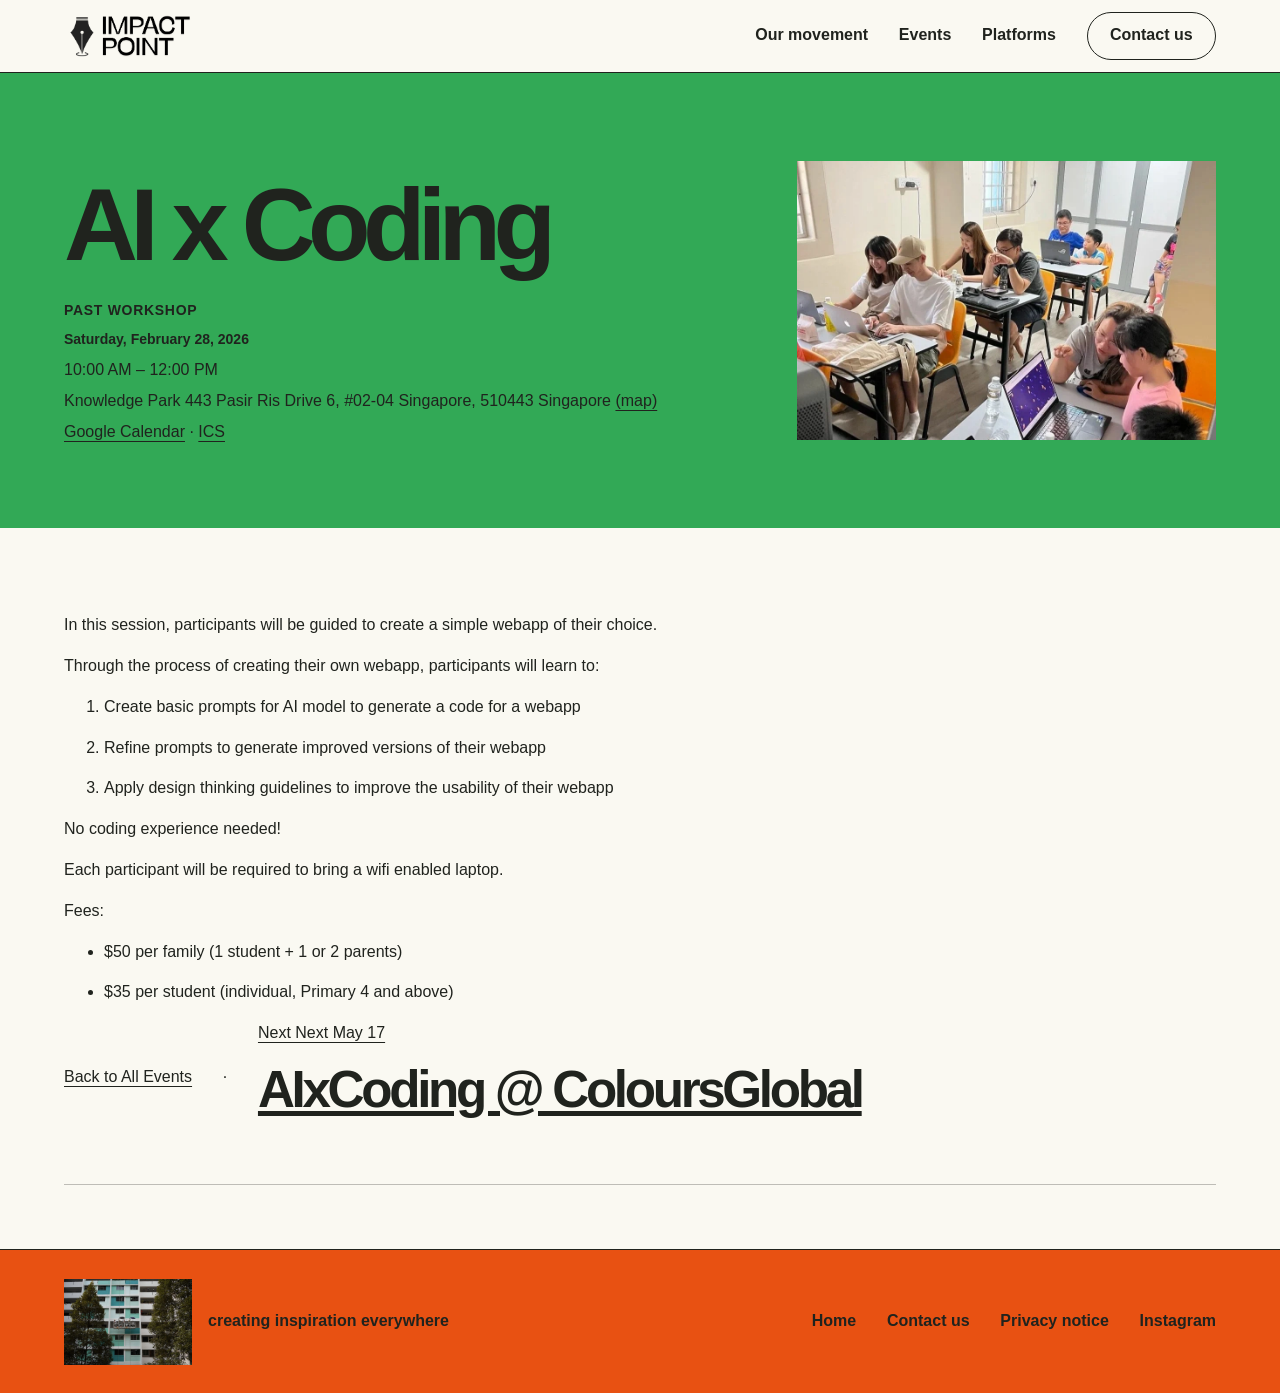
<file: knowledge-park.html>
<!doctype html>
<html lang="en-SG"><head><meta charset="utf-8"><meta name="viewport" content="width=device-width, initial-scale=1"><title>AI x Coding · Impact Point</title><link rel="stylesheet" href="style.css?v=13"></head>
<body class="inside green-page"><a class="skip" href="#main">Skip to content</a><header><a href="index.html" aria-label="Impact Point homepage"><img class="logo" src="assets/logo.webp" alt="Impact Point"></a>
<nav aria-label="Main navigation"><a href="movement.html">Our movement</a><a href="events.html">Events</a><a href="platforms.html">Platforms</a><a href="contact.html" class="contact">Contact us</a></nav></header>
<main id="main"><div class="inner-intro"><div><h1>AI x Coding</h1><p class="kicker">Past workshop</p><div class="event-meta"><p>
              <time>Saturday, February 28, 2026</time>
            </p><p>10:00 AM – 12:00 PM</p><p>
                Knowledge Park
                443 Pasir Ris Drive 6, #02-04
                Singapore, 510443
                Singapore
                <a href="http://maps.google.com?q=443 Pasir Ris Drive 6, %2302-04 Singapore, 510443 Singapore">(map)</a>
              </p><p><a href="http://www.google.com/calendar/event?action=TEMPLATE&amp;text=AI%20x%20Coding&amp;dates=20260228T020000Z/20260228T040000Z&amp;location=443%20Pasir%20Ris%20Drive%206%2C%20%2302-04%2C%20Singapore%2C%20510443%2C%20Singapore">Google Calendar</a> · <a href="https://www.impactpoint.sg/ourevents/event-one-rg2bh-mx2wm-3ea3j-9xjgj?format=ical">ICS</a></p></div></div><a class="original-image" href="assets/original/photo-6055578956364188828-y-027ed4.webp" aria-label="Open full-size image: AI x Coding"><img src="assets/original/photo-6055578956364188828-y-027ed4.webp" alt="AI x Coding" loading="lazy"></a></div><div class="inner-content"><section class="source-panel ">

          
  
  <p>In this session, participants will be guided to create a simple webapp of their choice. </p><p>Through the process of creating their own webapp, participants will learn to:</p><ol><li><p>Create basic prompts for AI model to generate a code for a webapp</p></li><li><p>Refine prompts to generate improved versions of their webapp</p></li><li><p>Apply design thinking guidelines to improve the usability of their webapp</p></li></ol><p>No coding experience needed!</p><p>Each participant will be required to bring a wifi enabled laptop.</p><p>Fees:</p><ul><li><p>$50 per family (1 student + 1 or 2 parents)</p></li><li><p>$35 per student (individual, Primary 4 and above)</p></li></ul>


  











          
          

            

            

          
          

        <div class="actions"><a href="events.html">Back to All Events</a> · <a href="coloursglobal.html">
      
        Next
        Next
        May 17
        <h2>AIxCoding @ ColoursGlobal</h2>
      
      
        
          
        
      
    </a></div></section></div></main><footer class="inside-footer"><div><a class="original-image" href="assets/original/50-new-levels-1-1f0afa.webp" aria-label="Open full-size image: Impact Point neighbourhood photograph"><img src="assets/original/50-new-levels-1-1f0afa.webp" alt="Impact Point neighbourhood photograph" loading="lazy"></a><strong>creating inspiration everywhere</strong></div><nav aria-label="Footer navigation"><a href="index.html">Home</a><a href="contact.html">Contact us</a><a href="privacy.html">Privacy notice</a><a href="https://www.instagram.com/impactpoint.sg/">Instagram</a></nav></footer></body></html>
</file>
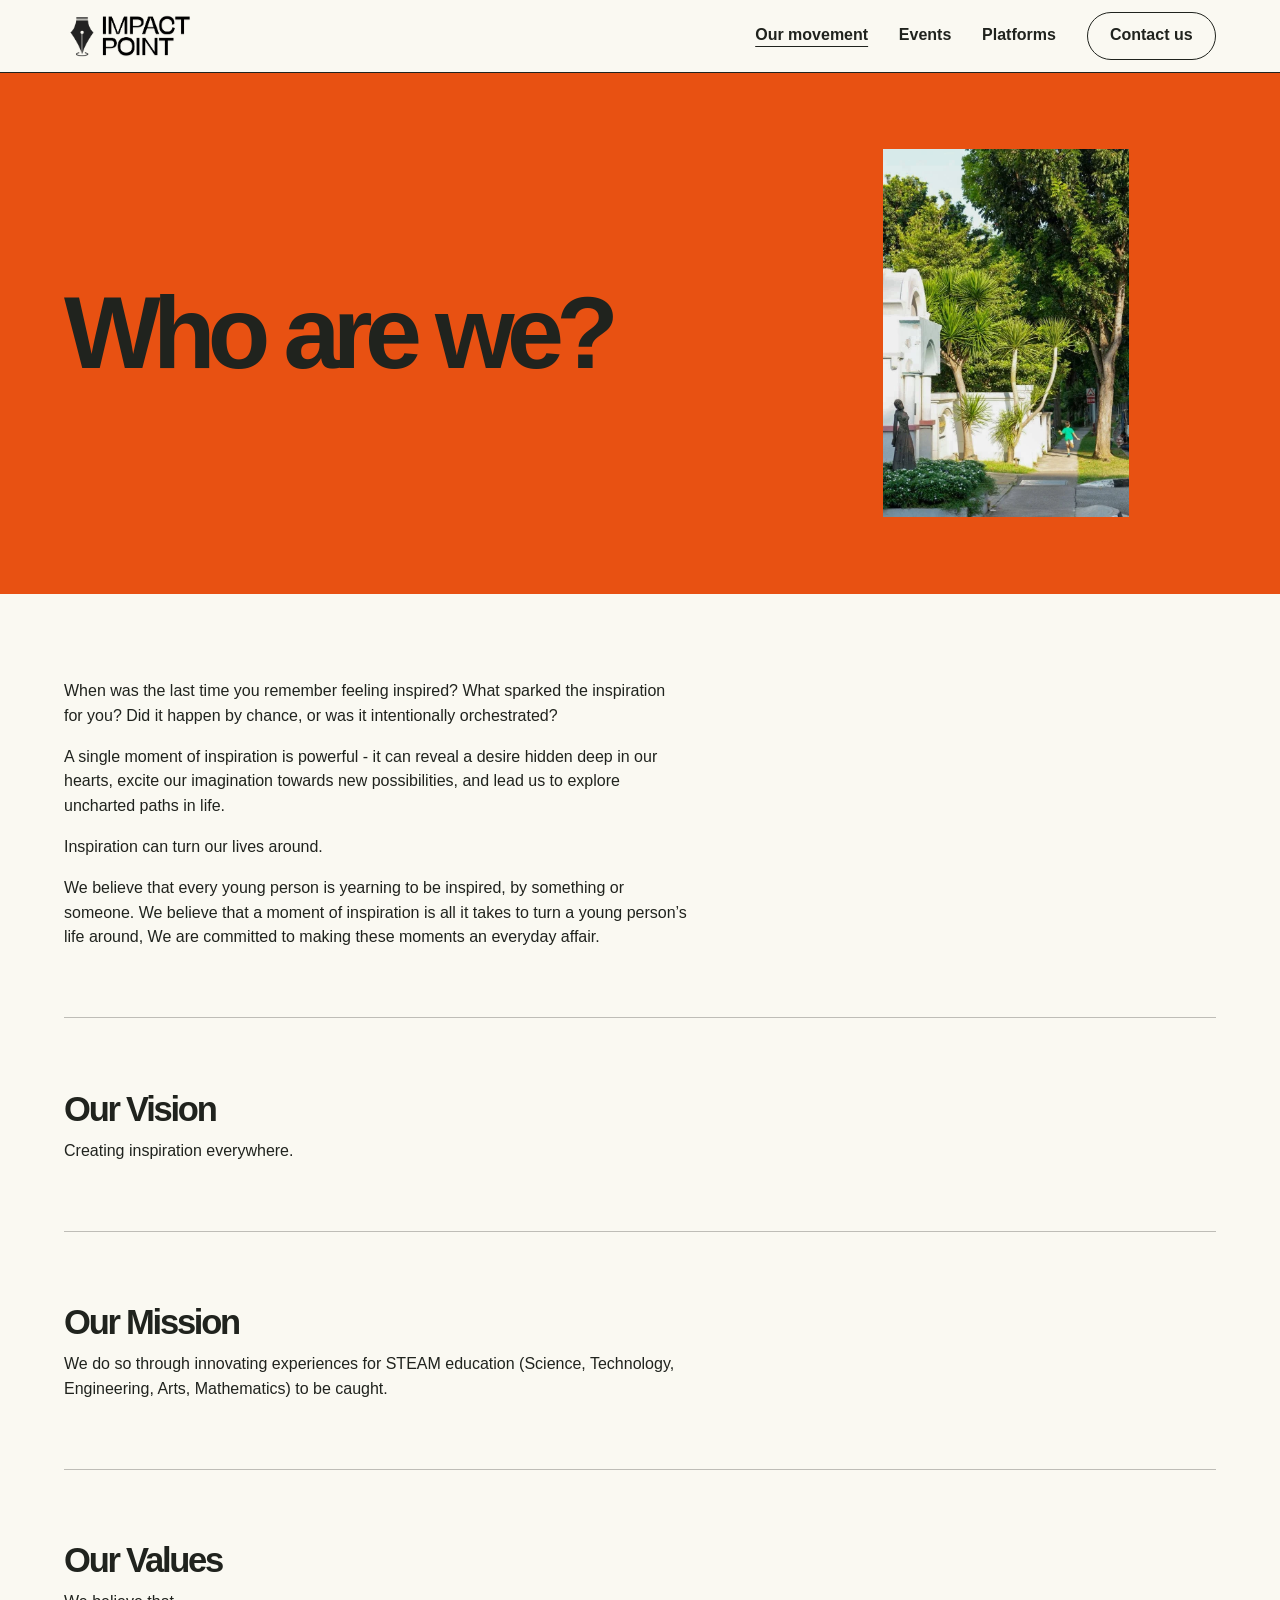
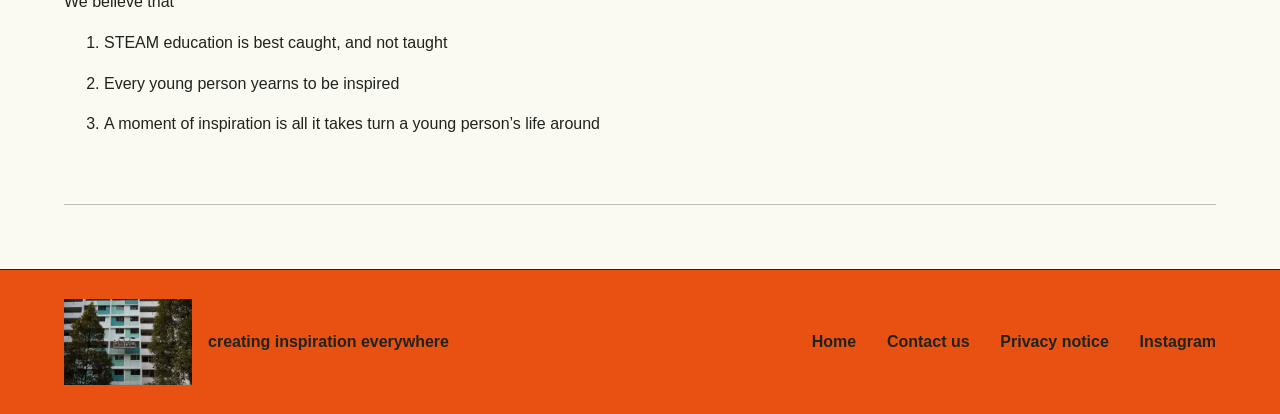
<file: movement.html>
<!doctype html>
<html lang="en-SG"><head><meta charset="utf-8"><meta name="viewport" content="width=device-width, initial-scale=1"><title>Who are we · Impact Point</title><link rel="stylesheet" href="style.css?v=13"></head>
<body class="inside orange-page"><a class="skip" href="#main">Skip to content</a><header><a href="index.html" aria-label="Impact Point homepage"><img class="logo" src="assets/logo.webp" alt="Impact Point"></a>
<nav aria-label="Main navigation"><a aria-current="page" href="movement.html">Our movement</a><a href="events.html">Events</a><a href="platforms.html">Platforms</a><a href="contact.html" class="contact">Contact us</a></nav></header>
<main id="main"><div class="inner-intro"><div><h1>Who are we?</h1></div><a class="original-image" href="assets/original/182-free-play-5b8be0.webp" aria-label="Open full-size image: Who are we"><img src="assets/original/182-free-play-5b8be0.webp" alt="Who are we" loading="lazy"></a></div><div class="inner-content"><section class="source-panel "><p>When was the last time you remember feeling inspired? What sparked the inspiration for you? Did it happen by chance, or was it intentionally orchestrated?</p><p>A single moment of inspiration is powerful - it can reveal a desire hidden deep in our hearts, excite our imagination towards new possibilities, and lead us to explore uncharted paths in life. </p><p>Inspiration can turn our lives around.</p><p>We believe that every young person is yearning to be inspired, by something or someone. We believe that a moment of inspiration is all it takes to turn a young person’s life around, We are committed to making these moments an everyday affair.</p></section><section class="source-panel "><h3>Our Vision</h3><p>Creating inspiration everywhere.</p></section><section class="source-panel "><h3>Our Mission</h3><p>We do so through innovating experiences for STEAM education (Science, Technology, Engineering, Arts, Mathematics) to be caught.</p></section><section class="source-panel "><h3>Our Values</h3><p>We believe that</p><ol><li><p>STEAM education is best caught, and not taught</p></li><li><p>Every young person yearns to be inspired</p></li><li><p>A moment of inspiration is all it takes turn a young person’s life around</p></li></ol></section></div></main><footer class="inside-footer"><div><a class="original-image" href="assets/original/50-new-levels-1-1f0afa.webp" aria-label="Open full-size image: Impact Point neighbourhood photograph"><img src="assets/original/50-new-levels-1-1f0afa.webp" alt="Impact Point neighbourhood photograph" loading="lazy"></a><strong>creating inspiration everywhere</strong></div><nav aria-label="Footer navigation"><a href="index.html">Home</a><a href="contact.html">Contact us</a><a href="privacy.html">Privacy notice</a><a href="https://www.instagram.com/impactpoint.sg/">Instagram</a></nav></footer></body></html>
</file>
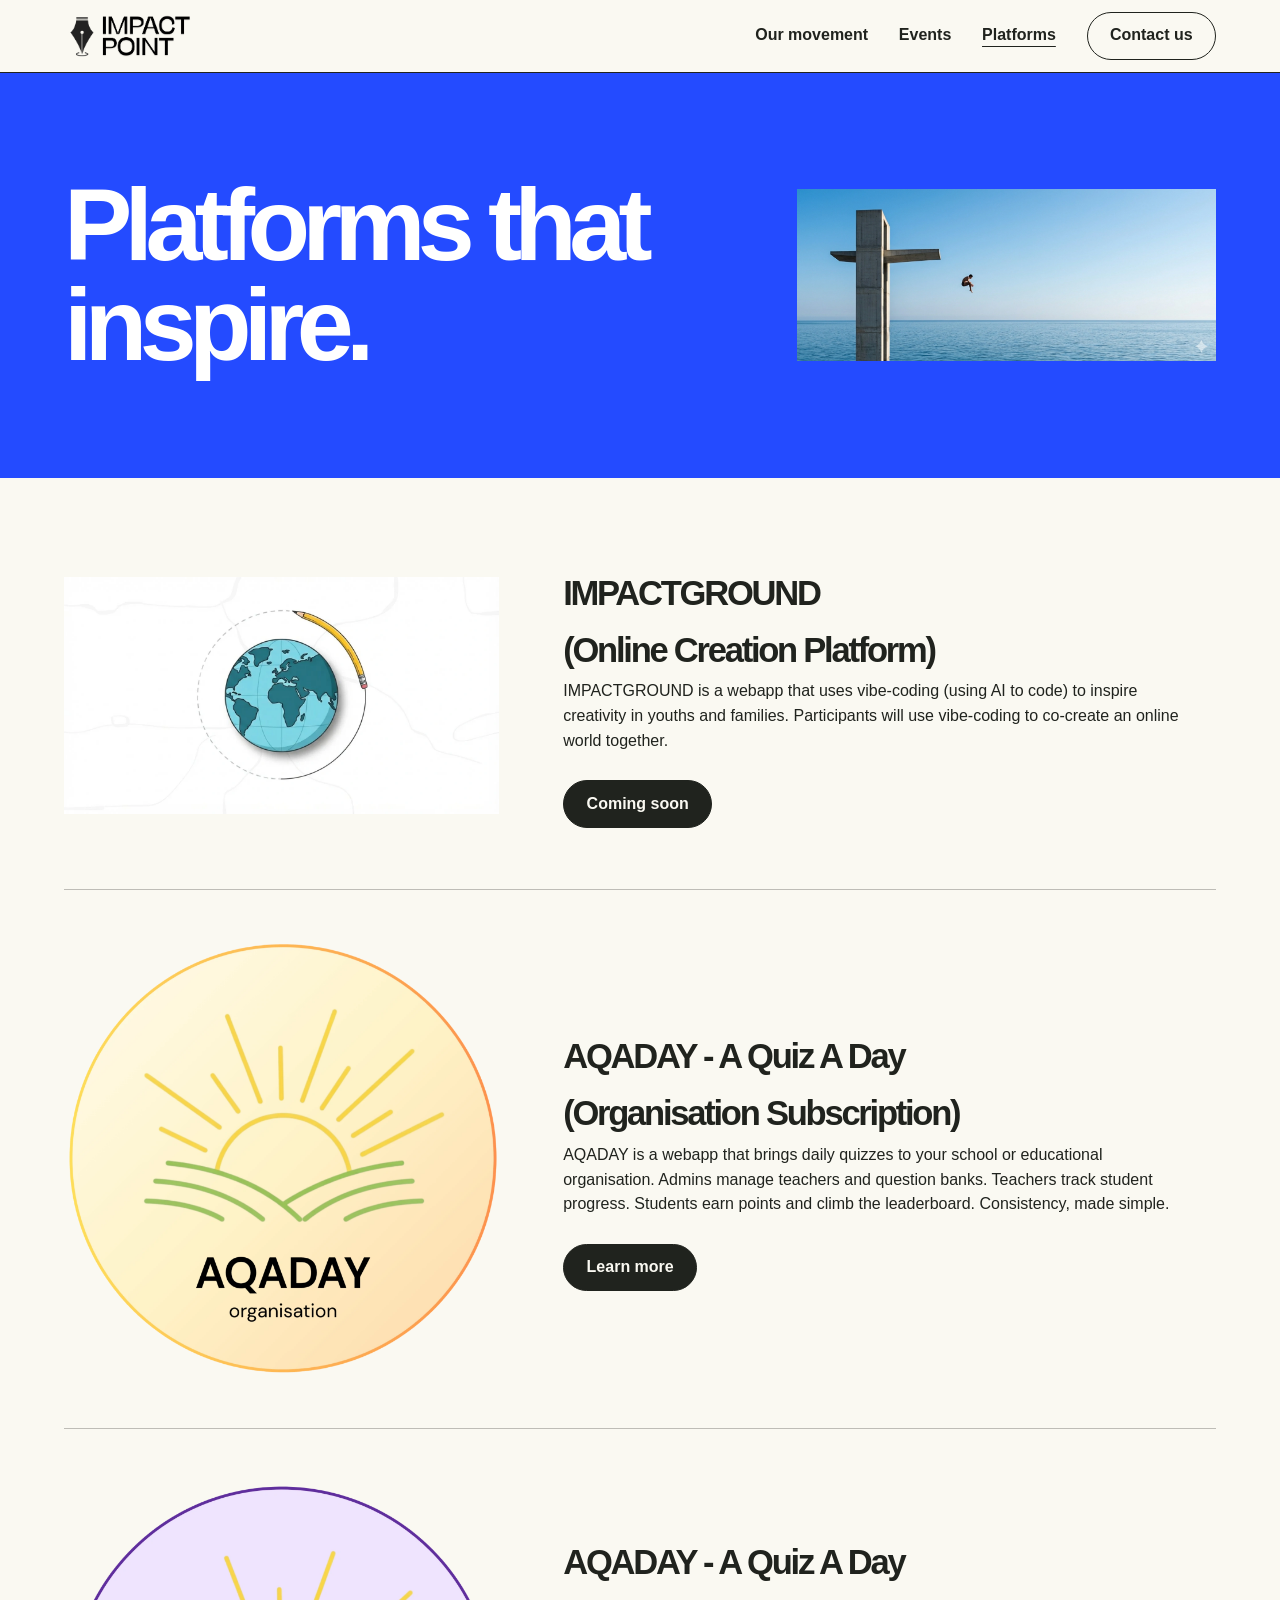
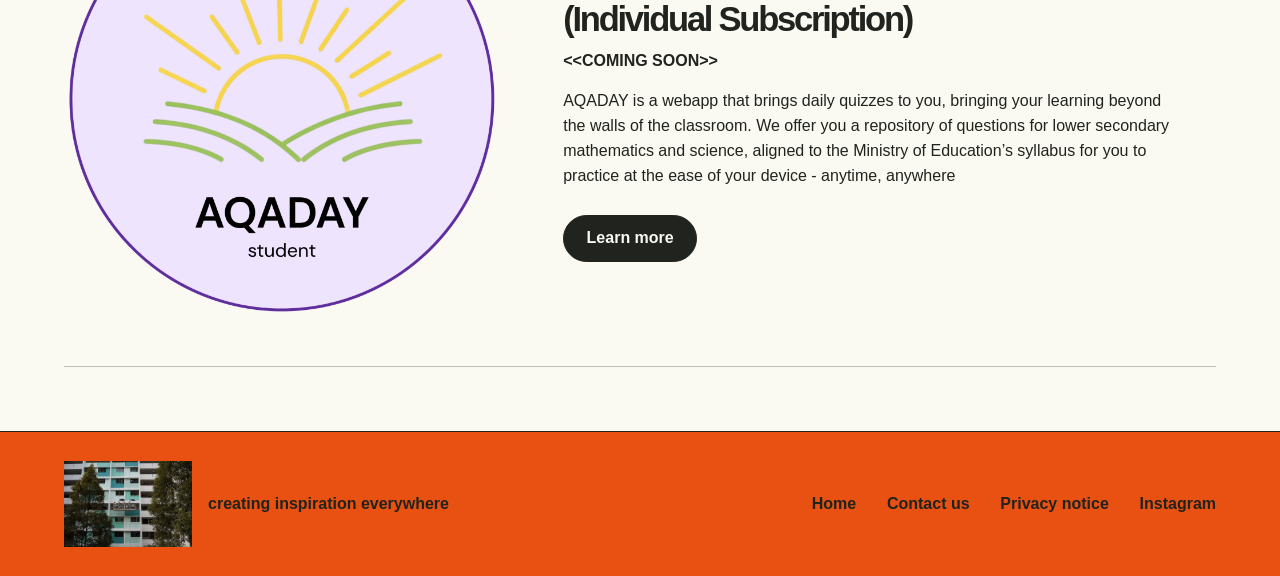
<file: platforms.html>
<!doctype html>
<html lang="en-SG"><head><meta charset="utf-8"><meta name="viewport" content="width=device-width, initial-scale=1"><title>Our Platforms · Impact Point</title><link rel="stylesheet" href="style.css?v=13"></head>
<body class="inside blue-page"><a class="skip" href="#main">Skip to content</a><header><a href="index.html" aria-label="Impact Point homepage"><img class="logo" src="assets/logo.webp" alt="Impact Point"></a>
<nav aria-label="Main navigation"><a href="movement.html">Our movement</a><a href="events.html">Events</a><a aria-current="page" href="platforms.html">Platforms</a><a href="contact.html" class="contact">Contact us</a></nav></header>
<main id="main"><div class="inner-intro"><div><h1>Platforms that inspire.</h1></div><a class="original-image" href="assets/original/gemini-generated-image-wa178swa178swa17-0c5275.webp" aria-label="Open full-size image: Our Platforms"><img src="assets/original/gemini-generated-image-wa178swa178swa17-0c5275.webp" alt="Our Platforms" loading="lazy"></a></div><div class="inner-content"><section class="source-panel paired"><div><a class="original-image" href="assets/original/gemini-generated-image-7ch32e7ch32e7ch3-7b4596.webp" aria-label="Open full-size image: Our Platforms"><img src="assets/original/gemini-generated-image-7ch32e7ch32e7ch3-7b4596.webp" alt="Our Platforms" loading="lazy"></a></div><div><h3>IMPACTGROUND</h3><h3>(Online Creation Platform)</h3><p>IMPACTGROUND is a webapp that uses vibe-coding (using AI to code) to inspire creativity in youths and families. Participants will use vibe-coding to co-create an online world together. </p><a class="button" href="index.html">Coming soon</a></div></section><section class="source-panel paired"><div><a class="original-image" href="assets/original/1-f17994.webp" aria-label="Open full-size image: Our Platforms"><img src="assets/original/1-f17994.webp" alt="Our Platforms" loading="lazy"></a></div><div><h3>AQADAY - A Quiz A Day</h3><h3>(Organisation Subscription)</h3><p>AQADAY is a webapp that brings daily quizzes to your school or educational organisation. Admins manage teachers and question banks. Teachers track student progress. Students earn points and climb the leaderboard. Consistency, made simple.</p><a class="button" href="aqaday.html">Learn more</a></div></section><section class="source-panel paired"><div><a class="original-image" href="assets/original/2-243e51.webp" aria-label="Open full-size image: Our Platforms"><img src="assets/original/2-243e51.webp" alt="Our Platforms" loading="lazy"></a></div><div><h3>AQADAY - A Quiz A Day</h3><h3>(Individual Subscription)</h3><p><strong>&lt;&lt;COMING SOON&gt;&gt;</strong></p><p>AQADAY is a webapp that brings daily quizzes to you, bringing your learning beyond the walls of the classroom. We offer you a repository of questions for lower secondary mathematics and science, aligned to the Ministry of Education’s syllabus for you to practice at the ease of your device - anytime, anywhere</p><a class="button" href="solo.html">Learn more</a></div></section></div></main><footer class="inside-footer"><div><a class="original-image" href="assets/original/50-new-levels-1-1f0afa.webp" aria-label="Open full-size image: Impact Point neighbourhood photograph"><img src="assets/original/50-new-levels-1-1f0afa.webp" alt="Impact Point neighbourhood photograph" loading="lazy"></a><strong>creating inspiration everywhere</strong></div><nav aria-label="Footer navigation"><a href="index.html">Home</a><a href="contact.html">Contact us</a><a href="privacy.html">Privacy notice</a><a href="https://www.instagram.com/impactpoint.sg/">Instagram</a></nav></footer></body></html>
</file>
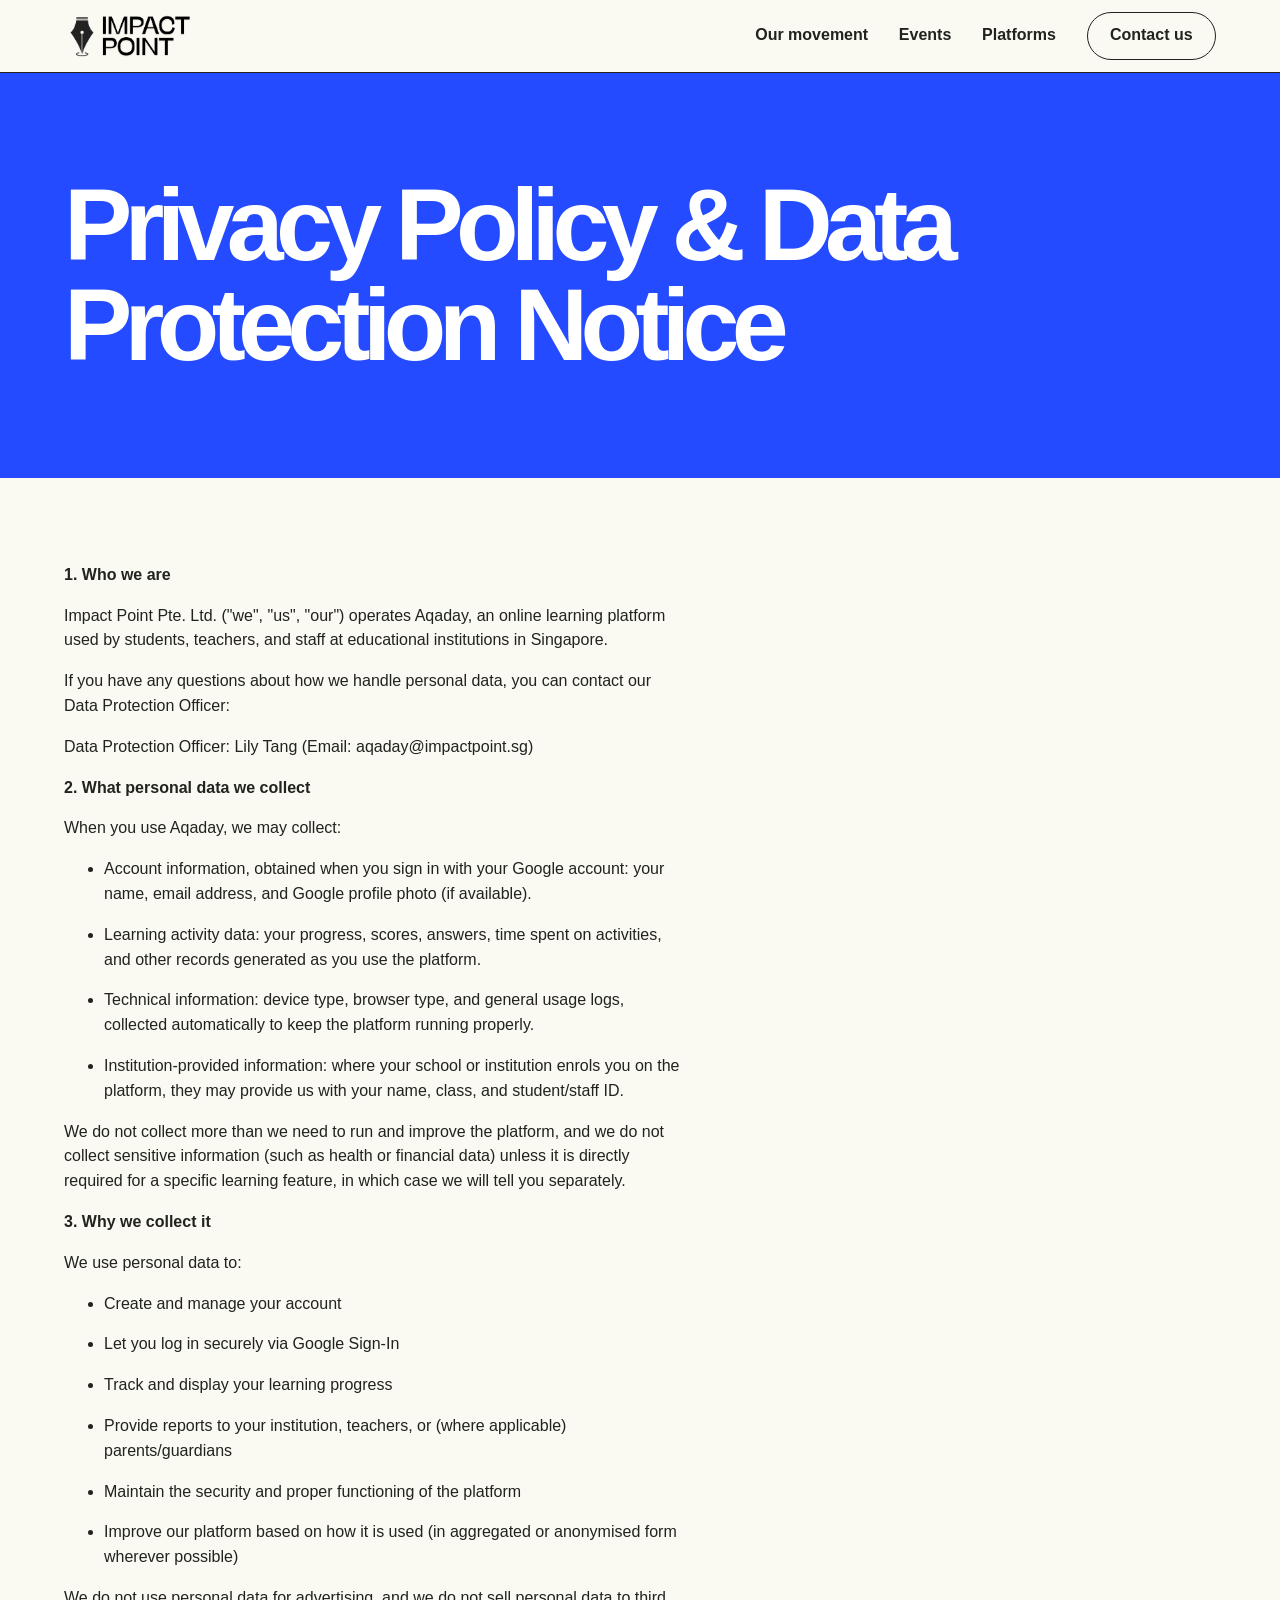
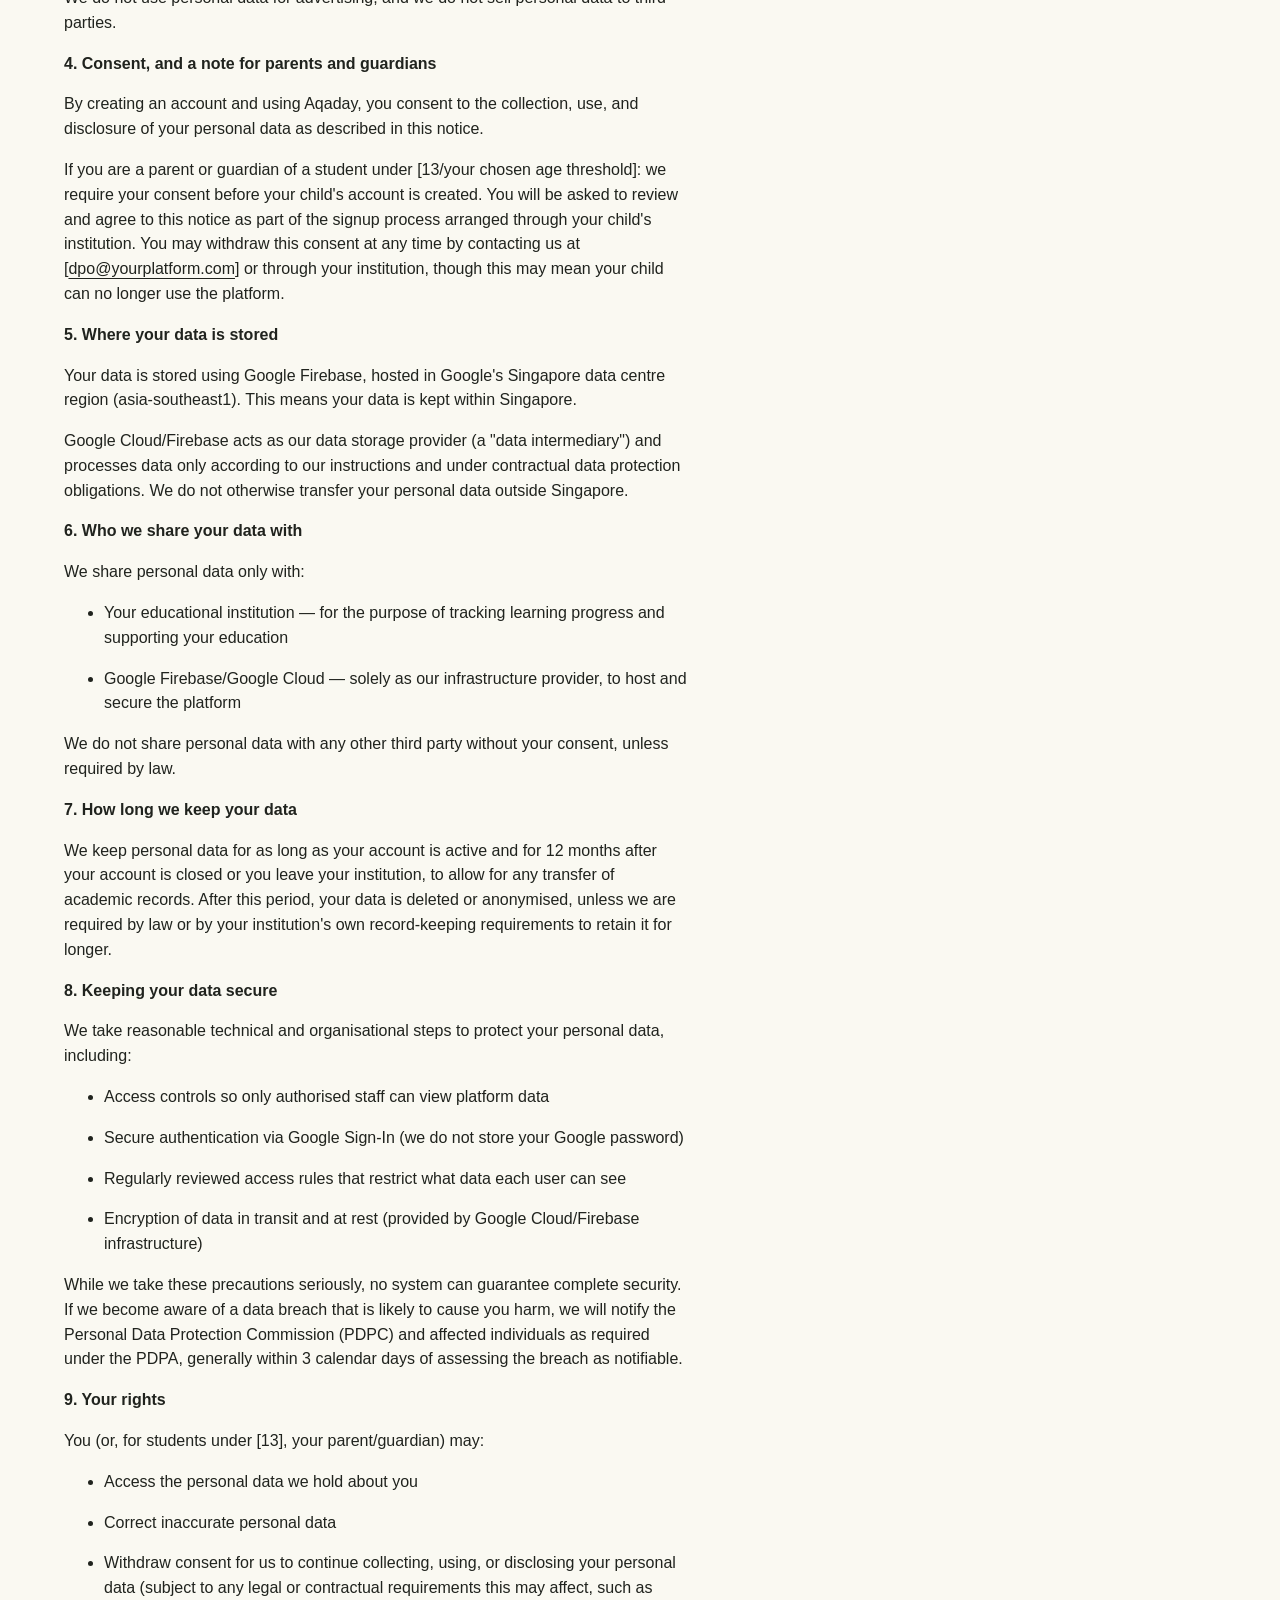
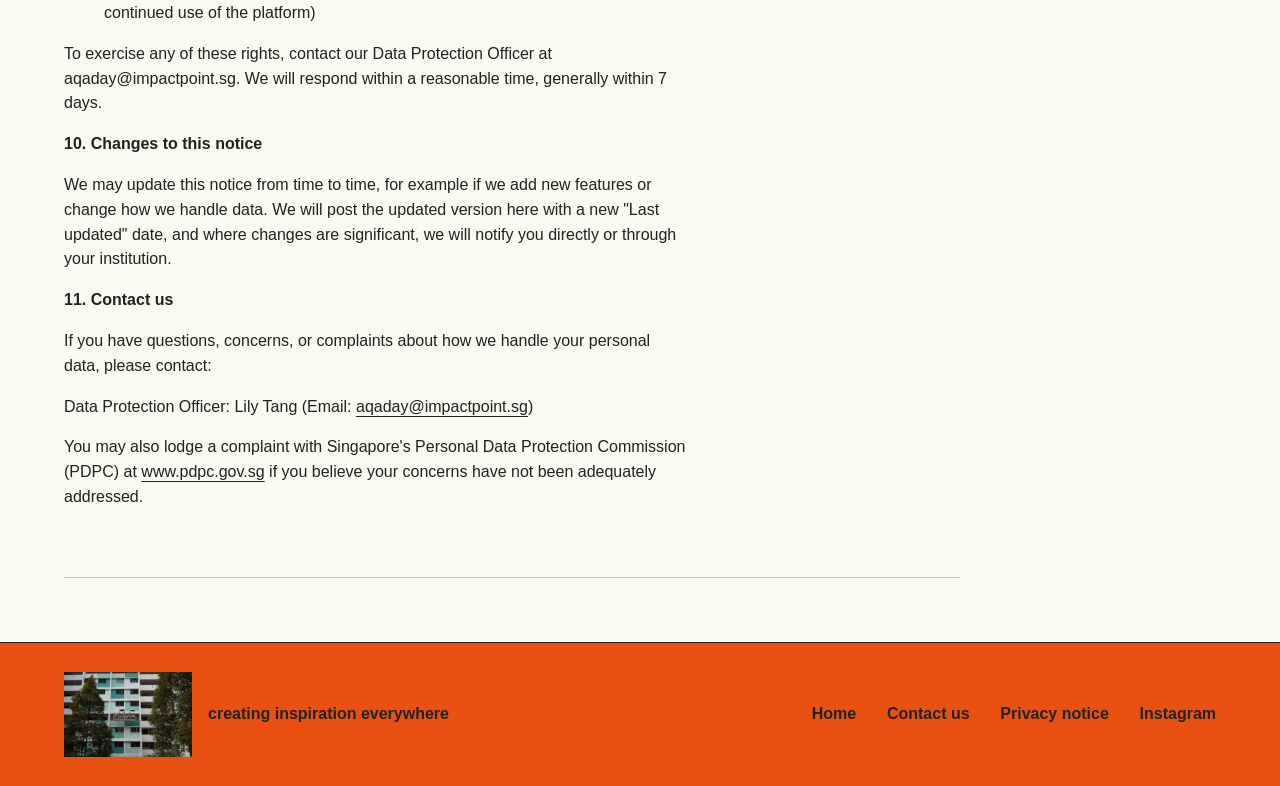
<file: privacy.html>
<!doctype html>
<html lang="en-SG"><head><meta charset="utf-8"><meta name="viewport" content="width=device-width, initial-scale=1"><title>Privacy Policy &amp; Data Protection Notice · Impact Point</title><link rel="stylesheet" href="style.css?v=13"></head>
<body class="inside blue-page"><a class="skip" href="#main">Skip to content</a><header><a href="index.html" aria-label="Impact Point homepage"><img class="logo" src="assets/logo.webp" alt="Impact Point"></a>
<nav aria-label="Main navigation"><a href="movement.html">Our movement</a><a href="events.html">Events</a><a href="platforms.html">Platforms</a><a href="contact.html" class="contact">Contact us</a></nav></header>
<main id="main"><div class="inner-intro"><div><h1>Privacy Policy &amp; Data Protection Notice</h1></div></div><div class="inner-content"><section class="source-panel policy"><p><strong>1. Who we are</strong></p><p>Impact Point Pte. Ltd. (&quot;we&quot;, &quot;us&quot;, &quot;our&quot;) operates Aqaday, an online learning platform used by students, teachers, and staff at educational institutions in Singapore.</p><p>If you have any questions about how we handle personal data, you can contact our Data Protection Officer:</p><p>Data Protection Officer: Lily Tang (Email: aqaday@impactpoint.sg)</p><p><strong>2. What personal data we collect</strong></p><p>When you use Aqaday, we may collect:</p><ul><li><p>Account information, obtained when you sign in with your Google account: your name, email address, and Google profile photo (if available).</p></li><li><p>Learning activity data: your progress, scores, answers, time spent on activities, and other records generated as you use the platform.</p></li><li><p>Technical information: device type, browser type, and general usage logs, collected automatically to keep the platform running properly.</p></li><li><p>Institution-provided information: where your school or institution enrols you on the platform, they may provide us with your name, class, and student/staff ID.</p></li></ul><p>We do not collect more than we need to run and improve the platform, and we do not collect sensitive information (such as health or financial data) unless it is directly required for a specific learning feature, in which case we will tell you separately.</p><p><strong>3. Why we collect it</strong></p><p>We use personal data to:</p><ul><li><p>Create and manage your account</p></li><li><p>Let you log in securely via Google Sign-In</p></li><li><p>Track and display your learning progress</p></li><li><p>Provide reports to your institution, teachers, or (where applicable) parents/guardians</p></li><li><p>Maintain the security and proper functioning of the platform</p></li><li><p>Improve our platform based on how it is used (in aggregated or anonymised form wherever possible)</p></li></ul><p>We do not use personal data for advertising, and we do not sell personal data to third parties.</p><p><strong>4. Consent, and a note for parents and guardians</strong></p><p>By creating an account and using Aqaday, you consent to the collection, use, and disclosure of your personal data as described in this notice.</p><p>If you are a parent or guardian of a student under [13/your chosen age threshold]: we require your consent before your child&#x27;s account is created. You will be asked to review and agree to this notice as part of the signup process arranged through your child&#x27;s institution. You may withdraw this consent at any time by contacting us at [<a href="mailto:dpo@yourplatform.com">dpo@yourplatform.com</a>] or through your institution, though this may mean your child can no longer use the platform.</p><p><strong>5. Where your data is stored</strong></p><p>Your data is stored using Google Firebase, hosted in Google&#x27;s Singapore data centre region (asia-southeast1). This means your data is kept within Singapore.</p><p>Google Cloud/Firebase acts as our data storage provider (a &quot;data intermediary&quot;) and processes data only according to our instructions and under contractual data protection obligations. We do not otherwise transfer your personal data outside Singapore.</p><p><strong>6. Who we share your data with</strong></p><p>We share personal data only with:</p><ul><li><p>Your educational institution — for the purpose of tracking learning progress and supporting your education</p></li><li><p>Google Firebase/Google Cloud — solely as our infrastructure provider, to host and secure the platform</p></li></ul><p>We do not share personal data with any other third party without your consent, unless required by law.</p><p><strong>7. How long we keep your data</strong></p><p>We keep personal data for as long as your account is active and for 12 months after your account is closed or you leave your institution, to allow for any transfer of academic records. After this period, your data is deleted or anonymised, unless we are required by law or by your institution&#x27;s own record-keeping requirements to retain it for longer.</p><p><strong>8. Keeping your data secure</strong></p><p>We take reasonable technical and organisational steps to protect your personal data, including:</p><ul><li><p>Access controls so only authorised staff can view platform data</p></li><li><p>Secure authentication via Google Sign-In (we do not store your Google password)</p></li><li><p>Regularly reviewed access rules that restrict what data each user can see</p></li><li><p>Encryption of data in transit and at rest (provided by Google Cloud/Firebase infrastructure)</p></li></ul><p>While we take these precautions seriously, no system can guarantee complete security. If we become aware of a data breach that is likely to cause you harm, we will notify the Personal Data Protection Commission (PDPC) and affected individuals as required under the PDPA, generally within 3 calendar days of assessing the breach as notifiable.</p><p><strong>9. Your rights</strong></p><p>You (or, for students under [13], your parent/guardian) may:</p><ul><li><p>Access the personal data we hold about you</p></li><li><p>Correct inaccurate personal data</p></li><li><p>Withdraw consent for us to continue collecting, using, or disclosing your personal data (subject to any legal or contractual requirements this may affect, such as continued use of the platform)</p></li></ul><p>To exercise any of these rights, contact our Data Protection Officer at aqaday@impactpoint.sg. We will respond within a reasonable time, generally within 7 days.</p><p><strong>10. Changes to this notice</strong></p><p>We may update this notice from time to time, for example if we add new features or change how we handle data. We will post the updated version here with a new &quot;Last updated&quot; date, and where changes are significant, we will notify you directly or through your institution.</p><p><strong>11. Contact us</strong></p><p>If you have questions, concerns, or complaints about how we handle your personal data, please contact:</p><p>Data Protection Officer: Lily Tang (Email: <a href="mailto:aqaday@impactpoint.sg">aqaday@impactpoint.sg</a>)</p><p>You may also lodge a complaint with Singapore&#x27;s Personal Data Protection Commission (PDPC) at <a href="http://www.pdpc.gov.sg">www.pdpc.gov.sg</a> if you believe your concerns have not been adequately addressed.</p></section></div></main><footer class="inside-footer"><div><a class="original-image" href="assets/original/50-new-levels-1-1f0afa.webp" aria-label="Open full-size image: Impact Point neighbourhood photograph"><img src="assets/original/50-new-levels-1-1f0afa.webp" alt="Impact Point neighbourhood photograph" loading="lazy"></a><strong>creating inspiration everywhere</strong></div><nav aria-label="Footer navigation"><a href="index.html">Home</a><a href="contact.html">Contact us</a><a href="privacy.html">Privacy notice</a><a href="https://www.instagram.com/impactpoint.sg/">Instagram</a></nav></footer></body></html>
</file>
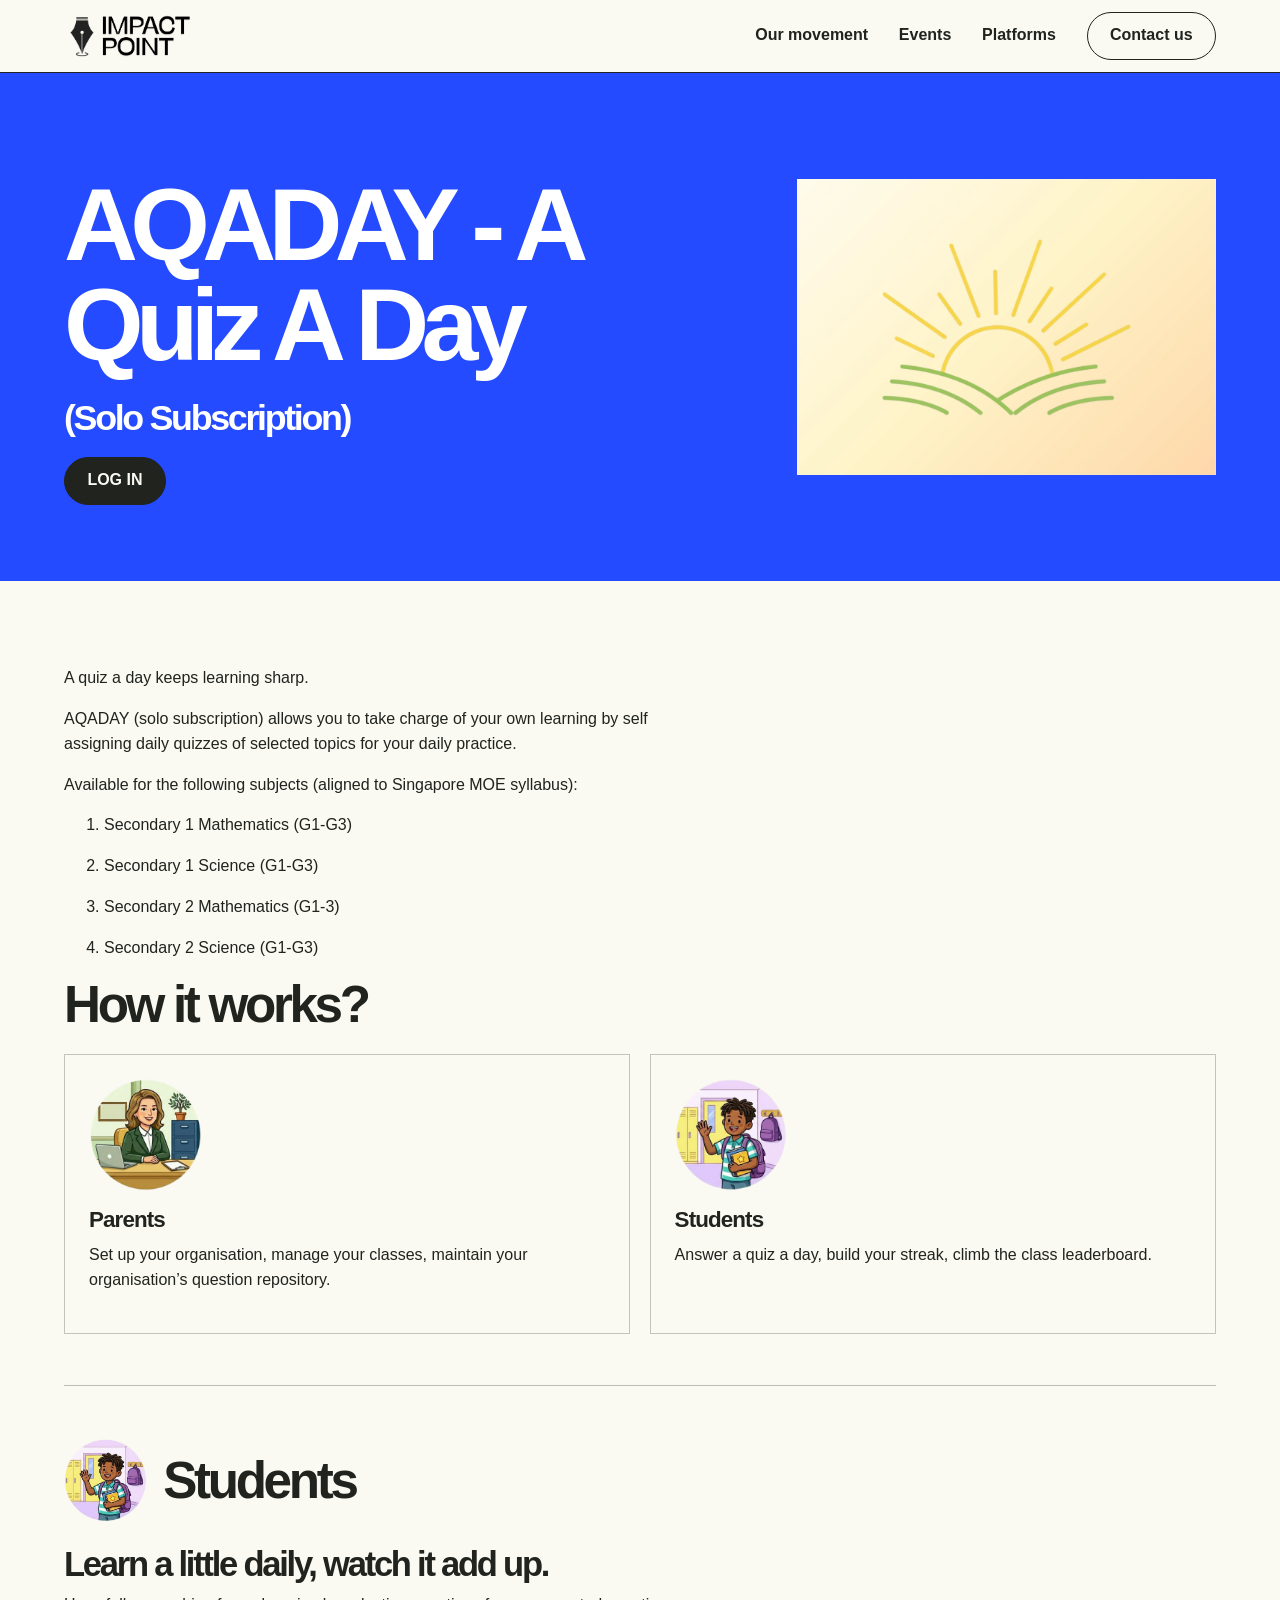
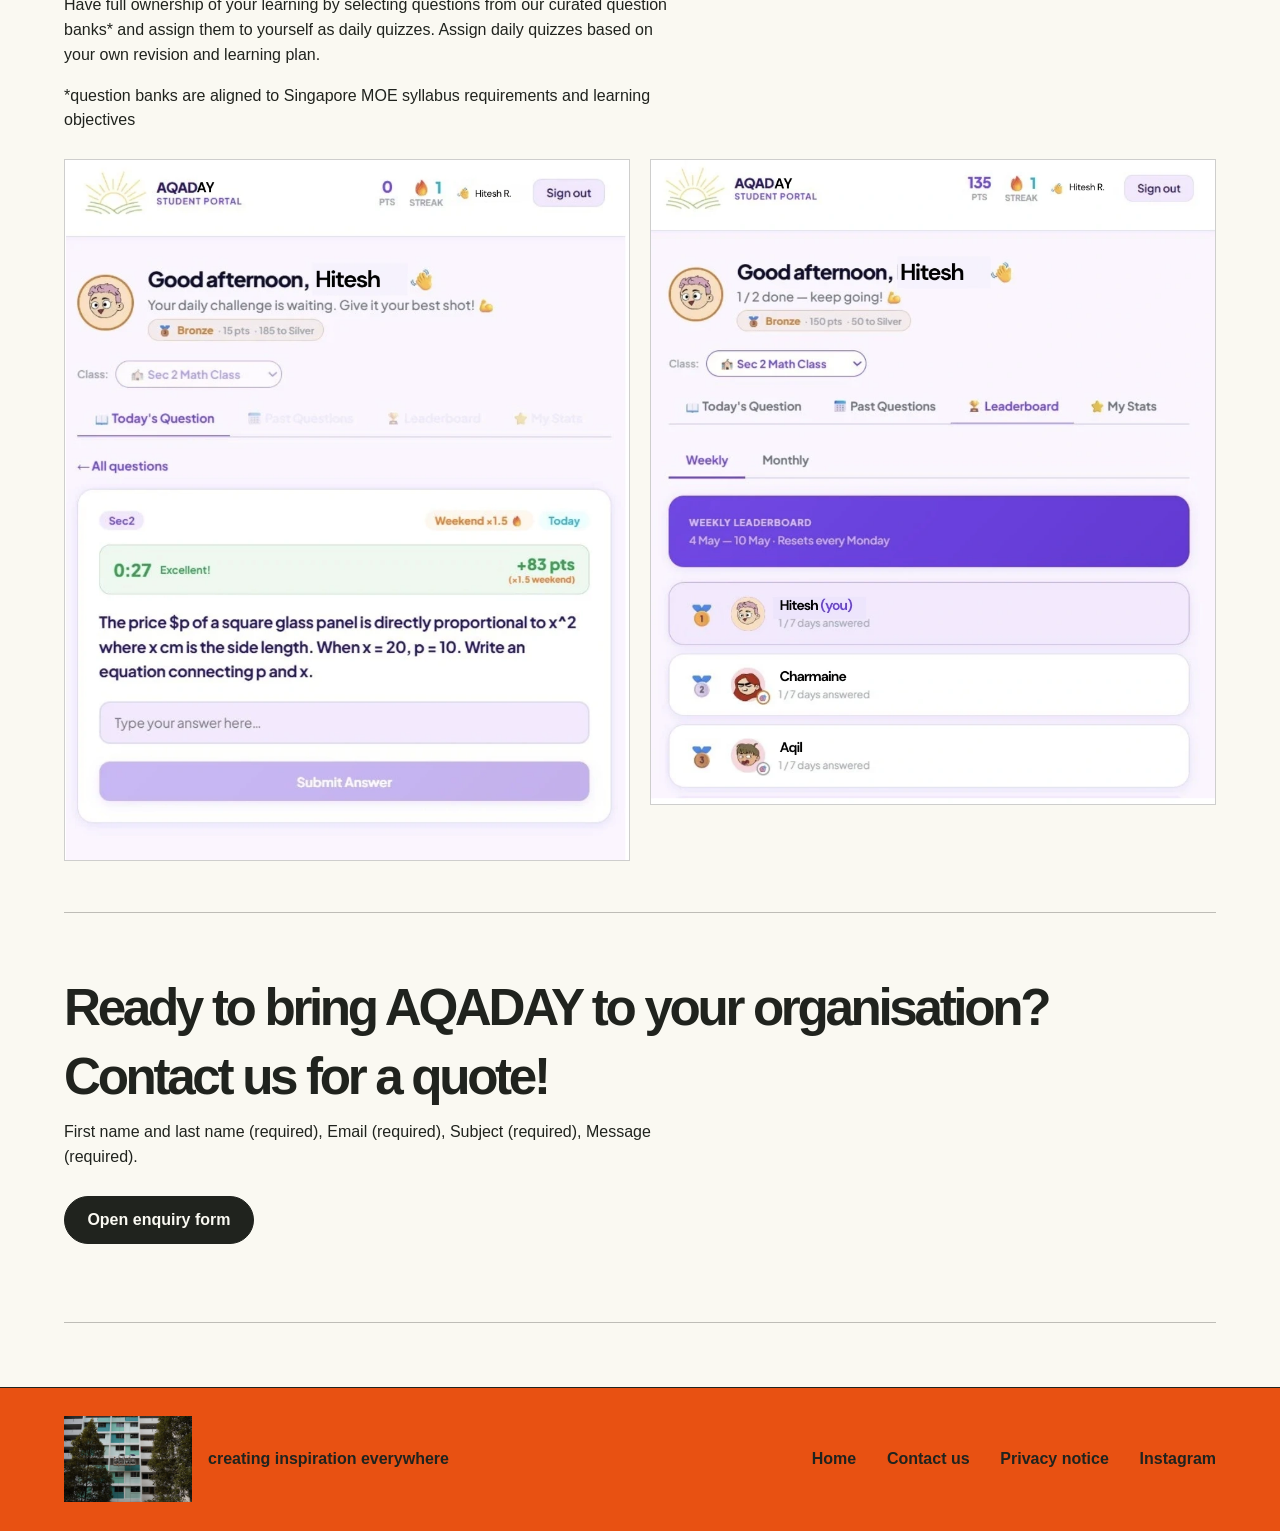
<file: solo.html>
<!doctype html>
<html lang="en-SG"><head><meta charset="utf-8"><meta name="viewport" content="width=device-width, initial-scale=1"><title>AQADAY (Individual Subscription) · Impact Point</title><link rel="stylesheet" href="style.css?v=13"></head>
<body class="inside blue-page"><a class="skip" href="#main">Skip to content</a><header><a href="index.html" aria-label="Impact Point homepage"><img class="logo" src="assets/logo.webp" alt="Impact Point"></a>
<nav aria-label="Main navigation"><a href="movement.html">Our movement</a><a href="events.html">Events</a><a href="platforms.html">Platforms</a><a href="contact.html" class="contact">Contact us</a></nav></header>
<main id="main"><div class="inner-intro"><div><h1>AQADAY - A Quiz A Day</h1><h2>(Solo Subscription)</h2><a class="button" href="https://aqaday.sg">LOG IN</a></div><a class="original-image" href="assets/original/impact-point-logo-a2-landscape-1-3844ad.webp" aria-label="Open full-size image: AQADAY (Individual Subscription)"><img src="assets/original/impact-point-logo-a2-landscape-1-3844ad.webp" alt="AQADAY (Individual Subscription)" loading="lazy"></a></div><div class="inner-content"><section class="source-panel "><p>A quiz a day keeps learning sharp.</p><p>AQADAY (solo subscription) allows you to take charge of your own learning by self assigning daily quizzes of selected topics for your daily practice.</p><p>Available for the following subjects (aligned to Singapore MOE syllabus):</p><ol><li><p>Secondary 1 Mathematics (G1-G3) </p></li><li><p>Secondary 1 Science (G1-G3)</p></li><li><p>Secondary 2 Mathematics (G1-3)</p></li><li><p>Secondary 2 Science (G1-G3)</p></li></ol><h2>How it works?</h2><div class="role-grid"><article><a class="original-image" href="assets/original/2-98bebb.webp" aria-label="Open full-size image: AQADAY (Individual Subscription)"><img src="assets/original/2-98bebb.webp" alt="AQADAY (Individual Subscription)" loading="lazy"></a><h4>Parents</h4><p>Set up your organisation, manage your classes, maintain your organisation’s question repository.</p></article><article><a class="original-image" href="assets/original/4-46be5d.webp" aria-label="Open full-size image: AQADAY (Individual Subscription)"><img src="assets/original/4-46be5d.webp" alt="AQADAY (Individual Subscription)" loading="lazy"></a><h4>Students</h4><p>Answer a quiz a day, build your streak, climb the class leaderboard.</p></article></div></section><section class="source-panel "><div class="role-heading"><a class="original-image" href="assets/original/4-46be5d.webp" aria-label="Open full-size image: Students"><img src="assets/original/4-46be5d.webp" alt="Students" loading="lazy"></a><h2> Students  </h2></div><h3>Learn a little daily, watch it add up.</h3><p>Have full ownership of your learning by selecting questions from our curated question banks* and assign them to yourself as daily quizzes. Assign daily quizzes based on your own revision and learning plan.</p><p>*question banks are aligned to Singapore MOE syllabus requirements and learning objectives</p><div class="source-gallery"><a class="original-image" href="assets/original/screen-shot-2026-05-11-at-6-27-01-pm-d70763.webp" aria-label="Open full-size image: Students AQADAY interface"><img src="assets/original/screen-shot-2026-05-11-at-6-27-01-pm-d70763.webp" alt="Students AQADAY interface" loading="lazy"></a><a class="original-image" href="assets/original/screen-shot-2026-05-11-at-6-27-39-pm-7e032d.webp" aria-label="Open full-size image: Students AQADAY interface"><img src="assets/original/screen-shot-2026-05-11-at-6-27-39-pm-7e032d.webp" alt="Students AQADAY interface" loading="lazy"></a></div></section><section class="source-panel "><h2>Ready to bring AQADAY to your organisation?</h2><h2>Contact us for a quote!</h2><div class="form-route"><p>First name and last name (required), Email (required), Subject (required), Message (required).</p><a class="button" href="https://www.impactpoint.sg/aqaday-1#block-a51cff97f7d21c7f4b0e">Open enquiry form</a></div></section></div></main><footer class="inside-footer"><div><a class="original-image" href="assets/original/50-new-levels-1-1f0afa.webp" aria-label="Open full-size image: Impact Point neighbourhood photograph"><img src="assets/original/50-new-levels-1-1f0afa.webp" alt="Impact Point neighbourhood photograph" loading="lazy"></a><strong>creating inspiration everywhere</strong></div><nav aria-label="Footer navigation"><a href="index.html">Home</a><a href="contact.html">Contact us</a><a href="privacy.html">Privacy notice</a><a href="https://www.instagram.com/impactpoint.sg/">Instagram</a></nav></footer></body></html>
</file>
<file: style.css>
:root {
  --orange: #E85112;
  --green: #32A956;
  --blue: #244BFF;
  --ink: #20231e;
  --paper: #faf9f2;
  --edge: clamp(1.25rem, 5vw, 6rem);
}
* { box-sizing: border-box }
body { margin: 0; font: 1rem/1.55 Inter, Arial, sans-serif; color: var(--ink); background: var(--paper) }
a { color: inherit; text-underline-offset: .25em }
a:hover { text-decoration: underline }
a:focus-visible { outline: 3px solid #215959; outline-offset: 4px }
.skip { position: absolute; left: -9999px }
.skip:focus { left: 1rem; top: 1rem; z-index: 5; background: white }
header, footer, .section-title, nav, .actions, .feature { display: flex; align-items: center }
header { justify-content: space-between; padding: 1.1rem var(--edge); background: var(--orange); border-bottom: 1px solid #20231e40 }
.logo { display: block; width: 8.2rem }
nav,.actions { gap: clamp(1rem, 2.4vw, 2.5rem); flex-wrap: wrap }
nav a,.button { text-decoration: none; font-weight: 600 }
.contact,.button { display: inline-block; border: 1px solid var(--ink); border-radius: 3rem; padding: .65rem 1.4rem }
.button { background: var(--ink); color: var(--paper) }
.button:hover { background: #364842; text-decoration: none }
.hero { background:var(--orange); padding:clamp(2rem,4vw,5rem) var(--edge) 1.25rem; overflow:hidden }
.kicker,.eyebrow,h4,time,.small { font-size:.875rem; line-height:1.4; font-weight:600 }
.kicker,.eyebrow,h4 { letter-spacing:.05em; text-transform:uppercase }
h1,h2,h3,p { margin:0 }
h1,h2,h3 { line-height:1; letter-spacing:-.065em }
em { font-style:normal }
.textlink,.feature a { font-weight:650 }
.motion { display:block; margin:1.25rem 0 0 auto; background:none; color:inherit; border:0; padding:.4rem 0; font:inherit; font-size:.875rem; text-decoration:underline; text-underline-offset:.25em; cursor:pointer }
.motion[hidden] { display:none }
.feature { background:var(--green); padding:1.4rem var(--edge); gap:2vw; flex-wrap:wrap }
.feature strong { font-size:1.4rem; letter-spacing:-.05em }
.feature a { margin-left:auto }
.section,footer { padding:clamp(3rem,6vw,7rem) var(--edge) }
h2 { font-size:clamp(3rem,5.5vw,6rem) }
h3 { font-size:clamp(1.8rem,2.8vw,3.25rem); margin-bottom:1rem }
h4 { margin:2rem 0 .5rem }
h2 span { color:currentColor }
.section-title { justify-content:space-between; gap:1rem; margin-bottom:2.5rem }
.events-grid,.platforms-grid,.movement { display:grid; grid-template-columns:1fr 1fr; gap:5vw; align-items:center }
.workshop,.movement img { width:100%; height:clamp(17rem,23vw,26rem); object-fit:cover }
.workshop { object-position:center 64% }
.event { display:grid; gap:.3rem; padding:.8rem 0; text-decoration:none; border-top:1px solid #20231e50 }
.event strong { font-size:1.2rem }
.platforms { background:var(--blue) }
.platforms-grid { gap:1.5rem; align-items:stretch }
article { padding:clamp(1.5rem,3vw,3.5rem); background:var(--paper) }
article img { border-radius:50% }
article h3 { margin-top:1.6rem }
article p,.movement p { margin:1.2rem 0; max-width:38rem }
.small { font-weight:400; margin:1rem 0 0 }
.ground { background:var(--green) }
.world { font-size:5rem; line-height:1 }
footer { justify-content:space-between; gap:2rem; background:var(--orange) }
footer p { margin-top:.8rem }
@media(max-width:760px) {
 header { align-items:flex-start; gap:1rem; flex-wrap:wrap }
 nav { gap:.8rem 1.15rem; font-size:.9rem }
 .contact { border:0; padding:0 }
 .hero,.events-grid,.platforms-grid,.movement { grid-template-columns:1fr }
 .hero-foot { flex-direction:column; align-items:flex-start }
 .feature { gap:.5rem 1.2rem }
 .feature p { display:none }
 .feature a { margin-left:0 }
 .section-title,footer { align-items:flex-start; flex-direction:column }
 .workshop { height:16rem }
}
@media(prefers-reduced-motion:reduce) { .motion { display:none } *,*::before,*::after { animation:none!important } }

/* Each chapter enters at the reader's pace. Anchors keep their native behaviour. */
.opening, main > .section { position:relative }
#events, .movement { background:var(--paper) }
.photo-window { overflow:hidden }
.photo-window img { display:block }

@supports (animation-timeline:view()) {
  @media (prefers-reduced-motion:no-preference) {
    .section-title, .movement > div, .platforms-grid article, footer > div {
      animation:chapter-enter linear both;
      animation-timeline:view();
      animation-range:entry 0% entry 95%;
    }
    .photo-window img {
      animation:photo-pan linear both;
      animation-timeline:view();
      animation-range:entry 0% exit 100%;
    }
  }
}
@keyframes chapter-enter {
  from { transform:translateY(2.4rem); opacity:.5 }
  to { transform:translateY(0); opacity:1 }
}
@keyframes photo-pan {
  from { transform:scale(1.14) translateY(5%) }
  to { transform:scale(1.14) translateY(-5%) }
}

.motion { position:absolute; bottom:1.25rem; right:var(--edge); z-index:3; font-weight:600 }
.catchphrase,.feature,footer { position:relative }
.catchphrase { background:var(--paper); text-align:center; font-weight:700; font-size:clamp(2rem,5.3vw,6rem); padding:1em .5em; letter-spacing:-.065em; line-height:1 }
.feature { background:var(--blue); color:white }
#events { background:var(--green) }
.platforms > .section-title { color:white }
.ground { background:var(--paper) }
.section-title h2 { position:relative }
.section-title h2::after { content:""; position:absolute; left:2%; bottom:-.16em; width:75%; height:.12em; background:currentColor; clip-path:polygon(0 62%,23% 24%,65% 18%,98% 0,100% 32%,72% 49%,37% 60%,3% 98%,12% 73%); transform:rotate(-2deg) }
.event time { position:relative; width:fit-content; margin:.3em .55em }
.event time::after { content:""; position:absolute; inset:-.22em -.65em; border:1.5px solid currentColor; border-radius:54% 44% 51% 43%; transform:rotate(-4deg); pointer-events:none }
header { position:relative; z-index:2; padding-block:.75rem; border-color:var(--ink) }
.opening { --hero-height:calc(100svh - var(--header-height, 70px)); position:relative; background:var(--orange) }
.opening.ready { height:calc(var(--hero-height) + 100svh) }
.hero { padding:0; height:var(--hero-height); min-height:15rem; position:sticky; top:0; display:grid; place-items:center; isolation:isolate }
.hero h1 { z-index:2; font:900 clamp(2rem,9vw,9rem)/1 "Arial Black",Arial,sans-serif; letter-spacing:-.07em }
.ready h1 { position:absolute; width:1px; height:1px; overflow:hidden; clip-path:inset(50%); white-space:nowrap }
.planet-stage { position:absolute; inset:0; display:grid; place-items:center; pointer-events:none }
.orbit-back,.orbit-front { position:absolute; inset:0; width:100%; height:100% }
.earth { position:relative; width:min(57vw,66svh); max-height:80%; aspect-ratio:1; border-radius:50%; overflow:hidden }
.earth img,.earth-live { display:block; position:absolute; width:100%; height:100%; inset:0 }
.scroll-cue { position:absolute; left:var(--edge); bottom:1.5rem; font-size:.875rem; font-weight:600 }
@media(max-width:760px){ .earth { width:min(65vw,56svh) } }
@media(prefers-reduced-motion:reduce){ .opening.ready { height:auto } }
.earth { pointer-events:auto }
.earth::after { content:""; position:absolute; inset:0; border-radius:inherit; pointer-events:none;
  opacity:var(--glow,0); background:radial-gradient(circle at var(--light-x,50%) var(--light-y,50%),#fffbe6,transparent 56%) }
.hero-caption { position:absolute; left:var(--edge); bottom:1.5rem; max-width:55%; line-height:1.35 }
.hero-caption p { font-size:clamp(1rem,1.5vw,1.3rem); color:white; margin-bottom:.25rem }
.hero-caption a { font-size:.875rem; font-weight:600 }
.inside { --page-colour:var(--orange) }
.green-page { --page-colour:var(--green) }
.blue-page { --page-colour:var(--blue) }
.inside header { background:var(--paper) }
nav [aria-current] { text-decoration:underline; text-underline-offset:.35em }
.inner-intro { display:grid; grid-template-columns:minmax(0,1fr) auto; align-items:center; gap:4vw; padding:clamp(2.5rem,6vw,7rem) var(--edge); background:var(--page-colour) }
.inner-intro h1 { font-size:clamp(3.5rem,8vw,9rem); line-height:.98; margin:.25em 0; letter-spacing:-.075em }
.blue-page .inner-intro { color:white }
.lead { max-width:36rem; font-size:clamp(1.125rem,1.6vw,1.45rem) }
.intro-photo { width:min(32vw,30rem); height:clamp(13rem,22vw,22rem); object-fit:cover }
.product-mark { width:clamp(6rem,16vw,14rem); border-radius:50% }
.inner-content { padding:1.5rem var(--edge) 4rem }
.editorial-row { display:grid; grid-template-columns:minmax(0, .75fr) minmax(0,1fr); gap:4vw; border-bottom:1px solid #20231e50; padding:2.3rem 0 }
.editorial-row h2 { font-size:clamp(2rem,3.5vw,4rem) }
.editorial-row p, .editorial-row ul { margin:0 0 1rem; max-width:43rem }
.editorial-row ul { padding-left:1.2em }
.editorial-row li { margin-bottom:.5rem }
.facts { margin:0 0 1rem }
.facts>div, details { padding:.65rem 0; border-bottom:1px solid #20231e35 }
dt,summary { font-weight:700 }
dd { margin:.25rem 0 }
summary { cursor:pointer }
details[open] summary { margin-bottom:.75rem }
.inside-footer { background:var(--paper); padding:1.8rem var(--edge); border-top:1px solid; justify-content:flex-start }
.inside-footer img { width:7rem; display:block }
@media(max-width:760px) {
 .inner-intro,.editorial-row { grid-template-columns:1fr; gap:1.25rem }
 .intro-photo { width:100%; max-height:13rem }
 .product-mark { grid-row:1 }
 .inside-footer { flex-direction:row; align-items:center; flex-wrap:wrap }
}

/* Source photographs and product views retain their full proportions. */
.inside .inner-intro { grid-template-columns:minmax(0,1.3fr) minmax(0,.8fr) }
.inner-intro > div:only-child { grid-column:1/-1 }
.inner-intro h1 { max-width:18ch; overflow-wrap:break-word }
.inner-intro h2 { font-size:clamp(1.4rem,2.8vw,3rem); margin-bottom:1.25rem }
.original-image { display:block; min-width:0 }
.original-image img { display:block; width:100%; height:auto; max-height:78vh; object-fit:contain }
.inner-intro .original-image img { max-height:23rem }
.source-panel { padding:clamp(2rem,4vw,4.5rem) 0; border-bottom:1px solid #20231e47 }
.source-panel h2 { font-size:clamp(2.25rem,4vw,4.2rem); margin:.35em 0 }
.source-panel h3 { font-size:clamp(1.5rem,2.7vw,2.8rem); margin:.65em 0 .35em }
.source-panel h4 { margin:1rem 0 .5rem }
.source-panel p,.source-panel ul,.source-panel ol { max-width:70ch; margin:.6em 0 1em }
.source-panel .button { margin:.65rem 0 }
.source-panel.paired { display:grid; grid-template-columns:minmax(0,.8fr) minmax(0,1.2fr); align-items:center; gap:clamp(2rem,5vw,6rem) }
.source-gallery { display:grid; grid-template-columns:repeat(auto-fit,minmax(min(100%,27rem),1fr)); gap:1.3rem; align-items:start; margin-top:1.6rem }
.source-gallery img { border:1px solid #20231e38; background:white }
.role-heading { display:flex; align-items:center; gap:1rem }
.role-heading img { width:5.2rem }
.role-grid { display:grid; grid-template-columns:repeat(auto-fit,minmax(min(100%,16rem),1fr)); gap:1.2rem; margin-top:1.5rem }
.role-grid article { padding:1.5rem; border:1px solid #20231e40 }
.role-grid .original-image img { border-radius:0; width:7rem }
.role-grid h4 { font:700 1.4rem/1.2 Inter,Arial,sans-serif; text-transform:none; letter-spacing:-.04em }
.event-meta p { margin:.4em 0; font-size:1rem }
.form-route { max-width:46rem; margin:1rem 0 }
.inside-footer { justify-content:space-between; flex-wrap:wrap; background:var(--orange) }
.inside-footer > div { display:flex; flex-wrap:wrap; align-items:center; gap:1rem }
.inside-footer .original-image img { width:8rem }
.policy { max-width:56rem }
@media(max-width:760px) {
 .inside .inner-intro,.source-panel.paired { grid-template-columns:1fr }
 .inner-intro .original-image { max-width:26rem }
}
.section-title>p { max-width:44rem }
.movement h3 { font-size:1.3rem; letter-spacing:-.035em; margin-top:1.5rem }
.home-signoff { position:relative; display:flex; align-items:center; gap:1.2rem; padding:1.4rem var(--edge); background:var(--paper); font-weight:700 }
.home-signoff img { width:8rem; height:auto }
</file>
